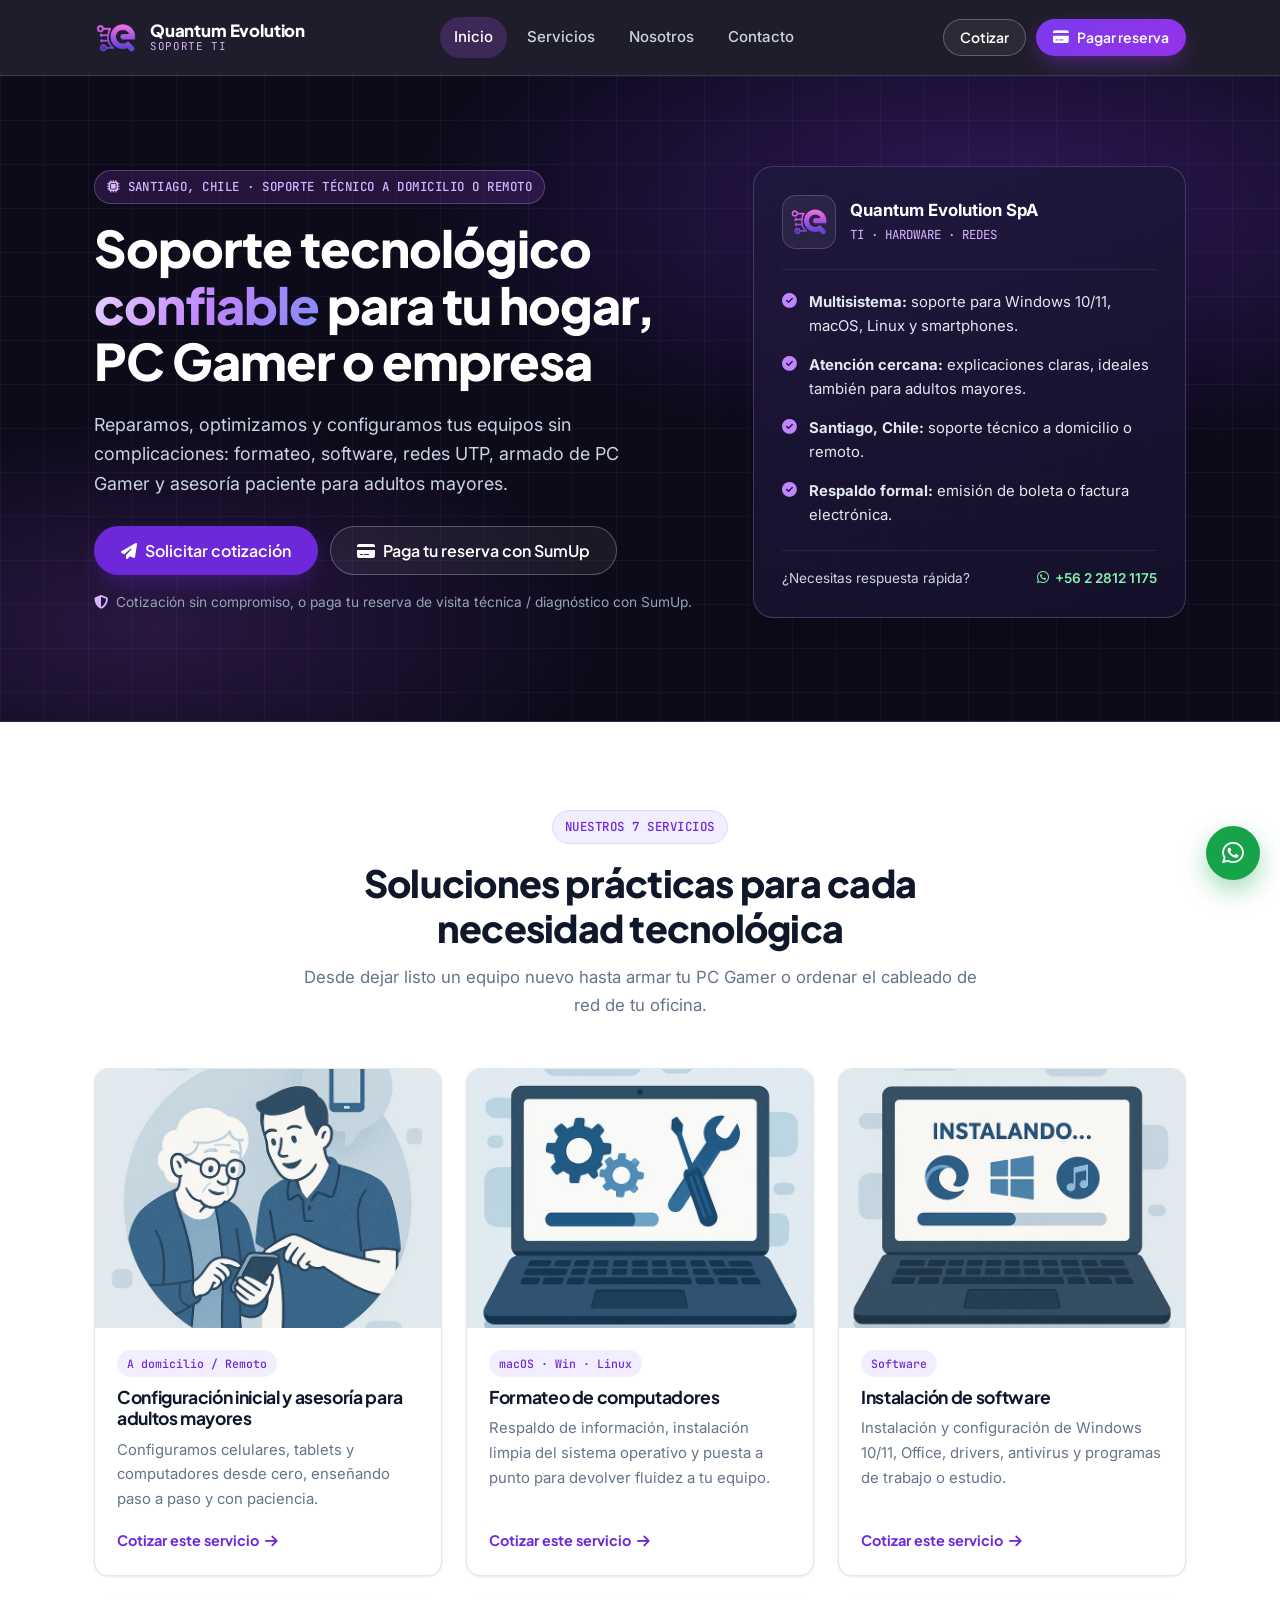
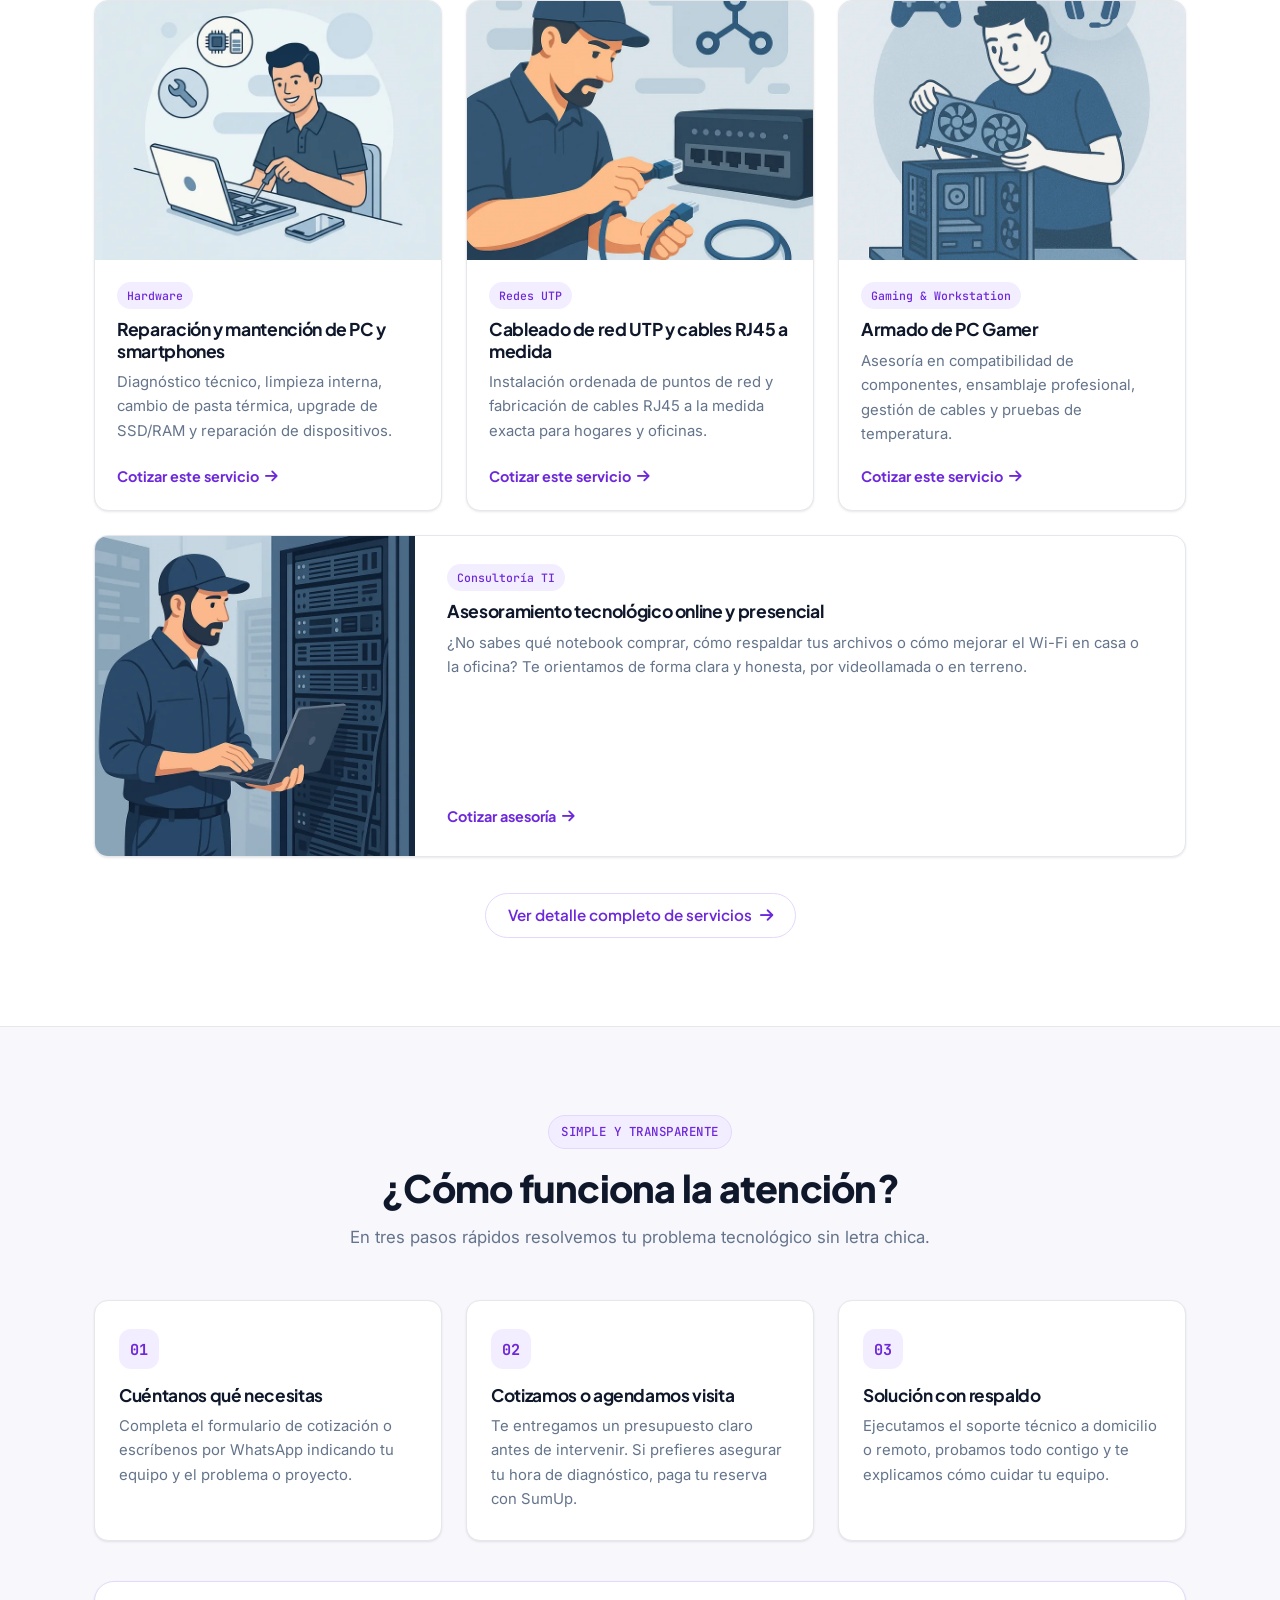
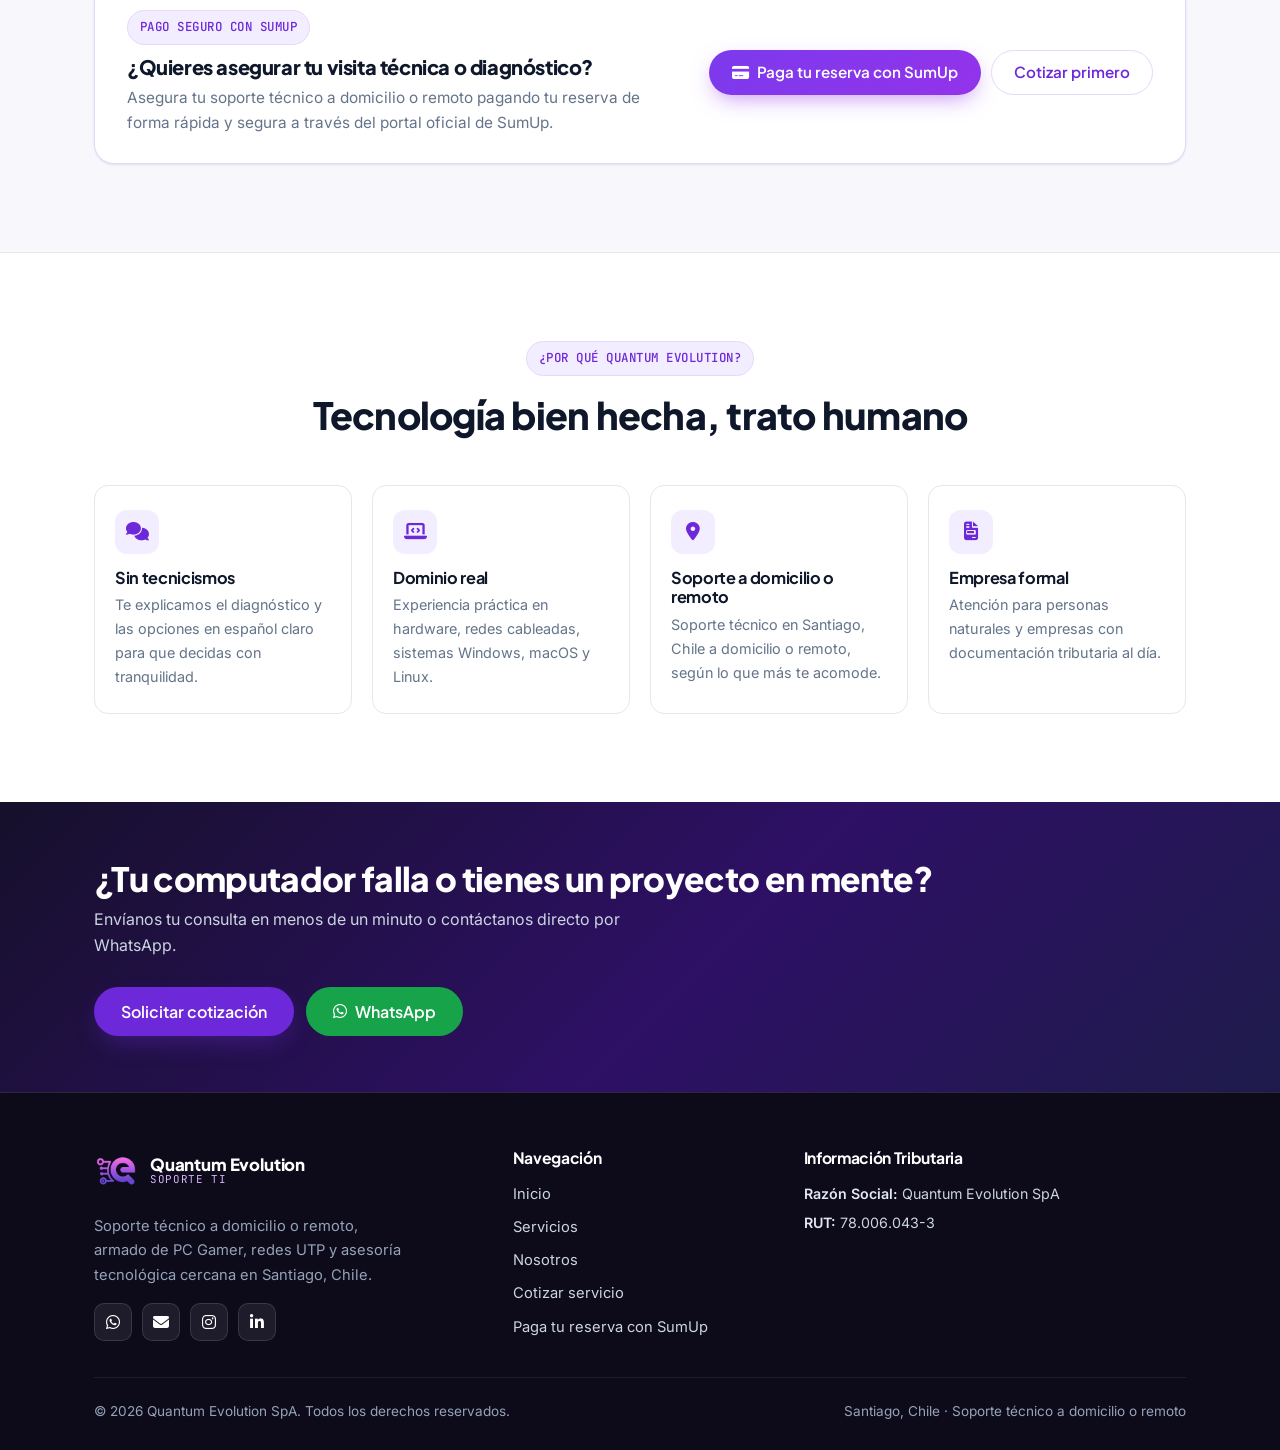
<file: index.html>
<!DOCTYPE html>
<html lang="es">
<head>
  <meta charset="UTF-8">
  <meta name="viewport" content="width=device-width, initial-scale=1.0">
  <title>Quantum Evolution SpA | Soporte Técnico, PC Gamer y Redes en Santiago</title>
  <meta name="description" content="Soporte técnico a domicilio o remoto en Santiago, Chile: reparación de computadores y smartphones, formateo, armado de PC Gamer, cableado UTP y asesoría para adultos mayores.">
  <link rel="canonical" href="https://quantumevo.net/">
  <meta property="og:type" content="website">
  <meta property="og:site_name" content="Quantum Evolution SpA">
  <meta property="og:title" content="Quantum Evolution SpA | Soporte Técnico, PC Gamer y Redes">
  <meta property="og:description" content="Reparación, formateo, instalación de software, armado de PC Gamer, cableado de red UTP y soporte técnico a domicilio o remoto en Santiago, Chile.">
  <meta property="og:url" content="https://quantumevo.net/">
  <meta property="og:image" content="https://quantumevo.net/assets/img/logo.png">
  <link rel="icon" href="assets/img/logo.png" type="image/png">
  <link rel="preconnect" href="https://fonts.googleapis.com">
  <link rel="preconnect" href="https://fonts.gstatic.com" crossorigin>
  <link rel="stylesheet" href="https://fonts.googleapis.com/css2?family=Inter:wght@400;500;600&family=JetBrains+Mono:wght@500;700&family=Plus+Jakarta+Sans:wght@600;700;800&display=swap">
  <link rel="stylesheet" href="https://cdnjs.cloudflare.com/ajax/libs/font-awesome/6.5.0/css/all.min.css">
  <link rel="stylesheet" href="styles.css">
</head>
<body>
  <a class="skip-link" href="#contenido">Saltar al contenido principal</a>

  <header class="site-header">
    <div class="container header-inner">
      <a href="index.html" class="brand-link" aria-label="Quantum Evolution SpA - Inicio">
        <img src="assets/img/logo.png" alt="Logo Quantum Evolution SpA" class="brand-logo" width="44" height="44">
        <span class="brand-text">
          <span class="brand-name">Quantum Evolution</span>
          <span class="brand-sub">Soporte TI</span>
        </span>
      </a>

      <nav class="main-nav" id="main-nav" aria-label="Navegación principal">
        <ul>
          <li><a href="index.html" class="active" aria-current="page">Inicio</a></li>
          <li><a href="servicios.html">Servicios</a></li>
          <li><a href="nosotros.html">Nosotros</a></li>
          <li><a href="contacto.html">Contacto</a></li>
        </ul>
        <div class="nav-mobile-actions">
          <a href="contacto.html#cotizar" class="btn btn--outline-dark">
            <i class="fas fa-file-signature" aria-hidden="true"></i> Solicitar cotización
          </a>
          <a href="https://pay.sumup.com/b2c/QP0XE4X3" class="btn btn--sumup" target="_blank" rel="noopener noreferrer">
            <i class="fas fa-credit-card" aria-hidden="true"></i> Paga tu reserva con SumUp
          </a>
        </div>
      </nav>

      <div class="header-actions">
        <a href="contacto.html#cotizar" class="btn btn--outline-dark btn--sm btn--cotizar-desktop">Cotizar</a>
        <a href="https://pay.sumup.com/b2c/QP0XE4X3" class="btn btn--sumup btn--sm" target="_blank" rel="noopener noreferrer" title="Paga tu reserva de visita técnica o diagnóstico con SumUp">
          <i class="fas fa-credit-card" aria-hidden="true"></i> Pagar reserva
        </a>
        <button class="menu-toggle" type="button" aria-label="Abrir menú" aria-expanded="false" aria-controls="main-nav">
          <i class="fas fa-bars" aria-hidden="true"></i>
        </button>
      </div>
    </div>
  </header>

  <main id="contenido">
    <!-- Hero Híbrido Oscuro Tech -->
    <section class="hero">
      <div class="container hero-grid">
        <div>
          <span class="eyebrow eyebrow--dark">
            <i class="fas fa-microchip" aria-hidden="true"></i> Santiago, Chile · Soporte técnico a domicilio o remoto
          </span>
          <h1>Soporte tecnológico <span class="text-gradient">confiable</span> para tu hogar, PC Gamer o empresa</h1>
          <p class="hero-lead">
            Reparamos, optimizamos y configuramos tus equipos sin complicaciones: formateo, software, redes UTP, armado de PC Gamer y asesoría paciente para adultos mayores.
          </p>
          <div class="hero-cta-group">
            <a href="contacto.html#cotizar" class="btn btn--primary btn--lg">
              <i class="fas fa-paper-plane" aria-hidden="true"></i> Solicitar cotización
            </a>
            <a href="https://pay.sumup.com/b2c/QP0XE4X3" class="btn btn--outline-dark btn--lg" target="_blank" rel="noopener noreferrer">
              <i class="fas fa-credit-card" aria-hidden="true"></i> Paga tu reserva con SumUp
            </a>
          </div>
          <p class="hero-note">
            <i class="fas fa-shield-halved" aria-hidden="true"></i>
            <span>Cotización sin compromiso, o paga tu reserva de visita técnica / diagnóstico con SumUp.</span>
          </p>
        </div>

        <aside class="hero-panel" aria-label="Resumen de cobertura y atención">
          <div class="hero-panel-header">
            <img src="assets/img/logo.png" alt="" class="hero-panel-logo" width="54" height="54">
            <div>
              <div class="hero-panel-title">Quantum Evolution SpA</div>
              <div class="hero-panel-sub">TI · HARDWARE · REDES</div>
            </div>
          </div>
          <ul class="hero-checklist">
            <li>
              <i class="fas fa-check-circle" aria-hidden="true"></i>
              <span><strong>Multisistema:</strong> soporte para Windows 10/11, macOS, Linux y smartphones.</span>
            </li>
            <li>
              <i class="fas fa-check-circle" aria-hidden="true"></i>
              <span><strong>Atención cercana:</strong> explicaciones claras, ideales también para adultos mayores.</span>
            </li>
            <li>
              <i class="fas fa-check-circle" aria-hidden="true"></i>
              <span><strong>Santiago, Chile:</strong> soporte técnico a domicilio o remoto.</span>
            </li>
            <li>
              <i class="fas fa-check-circle" aria-hidden="true"></i>
              <span><strong>Respaldo formal:</strong> emisión de boleta o factura electrónica.</span>
            </li>
          </ul>
          <div class="hero-panel-footer">
            <span>¿Necesitas respuesta rápida?</span>
            <a href="https://wa.me/56228121175?text=Hola%20Quantum%20Evolution%2C%20necesito%20ayuda%20con%20un%20equipo." target="_blank" rel="noopener noreferrer">
              <i class="fab fa-whatsapp" aria-hidden="true"></i> +56 2 2812 1175
            </a>
          </div>
        </aside>
      </div>
    </section>

    <!-- Servicios Destacados -->
    <section class="section" id="servicios-resumen">
      <div class="container">
        <div class="section-header">
          <span class="eyebrow eyebrow--light">Nuestros 7 servicios</span>
          <h2>Soluciones prácticas para cada necesidad tecnológica</h2>
          <p>Desde dejar listo un equipo nuevo hasta armar tu PC Gamer o ordenar el cableado de red de tu oficina.</p>
        </div>

        <div class="services-grid">
          <article class="service-card">
            <div class="service-card-media">
              <img src="assets/img/servicio-adulto-mayor.webp" alt="Asesoría tecnológica para adultos mayores" width="720" height="720" loading="lazy">
            </div>
            <div class="service-card-body">
              <span class="service-tag">A domicilio / Remoto</span>
              <h3>Configuración inicial y asesoría para adultos mayores</h3>
              <p>Configuramos celulares, tablets y computadores desde cero, enseñando paso a paso y con paciencia.</p>
              <a href="contacto.html?servicio=Asesoria+adulto+mayor#cotizar" class="service-card-link">
                Cotizar este servicio <i class="fas fa-arrow-right" aria-hidden="true"></i>
              </a>
            </div>
          </article>

          <article class="service-card">
            <div class="service-card-media">
              <img src="assets/img/servicio-formateo.webp" alt="Formateo de computadores Windows, macOS y Linux" width="720" height="720" loading="lazy">
            </div>
            <div class="service-card-body">
              <span class="service-tag">macOS · Win · Linux</span>
              <h3>Formateo de computadores</h3>
              <p>Respaldo de información, instalación limpia del sistema operativo y puesta a punto para devolver fluidez a tu equipo.</p>
              <a href="contacto.html?servicio=Formateo+de+computadores#cotizar" class="service-card-link">
                Cotizar este servicio <i class="fas fa-arrow-right" aria-hidden="true"></i>
              </a>
            </div>
          </article>

          <article class="service-card">
            <div class="service-card-media">
              <img src="assets/img/servicio-software.webp" alt="Instalación de Windows, Office y software" width="720" height="720" loading="lazy">
            </div>
            <div class="service-card-body">
              <span class="service-tag">Software</span>
              <h3>Instalación de software</h3>
              <p>Instalación y configuración de Windows 10/11, Office, drivers, antivirus y programas de trabajo o estudio.</p>
              <a href="contacto.html?servicio=Instalacion+de+software#cotizar" class="service-card-link">
                Cotizar este servicio <i class="fas fa-arrow-right" aria-hidden="true"></i>
              </a>
            </div>
          </article>

          <article class="service-card">
            <div class="service-card-media">
              <img src="assets/img/servicio-reparacion.webp" alt="Reparación y mantención de computadores y smartphones" width="720" height="720" loading="lazy">
            </div>
            <div class="service-card-body">
              <span class="service-tag">Hardware</span>
              <h3>Reparación y mantención de PC y smartphones</h3>
              <p>Diagnóstico técnico, limpieza interna, cambio de pasta térmica, upgrade de SSD/RAM y reparación de dispositivos.</p>
              <a href="contacto.html?servicio=Reparacion+y+mantencion#cotizar" class="service-card-link">
                Cotizar este servicio <i class="fas fa-arrow-right" aria-hidden="true"></i>
              </a>
            </div>
          </article>

          <article class="service-card">
            <div class="service-card-media">
              <img src="assets/img/servicio-redes.webp" alt="Cableado de red UTP y cables RJ45 a medida" width="720" height="720" loading="lazy">
            </div>
            <div class="service-card-body">
              <span class="service-tag">Redes UTP</span>
              <h3>Cableado de red UTP y cables RJ45 a medida</h3>
              <p>Instalación ordenada de puntos de red y fabricación de cables RJ45 a la medida exacta para hogares y oficinas.</p>
              <a href="contacto.html?servicio=Cableado+de+red+UTP#cotizar" class="service-card-link">
                Cotizar este servicio <i class="fas fa-arrow-right" aria-hidden="true"></i>
              </a>
            </div>
          </article>

          <article class="service-card">
            <div class="service-card-media">
              <img src="assets/img/servicio-pc-gamer.webp" alt="Armado personalizado de PC Gamer" width="720" height="720" loading="lazy">
            </div>
            <div class="service-card-body">
              <span class="service-tag">Gaming &amp; Workstation</span>
              <h3>Armado de PC Gamer</h3>
              <p>Asesoría en compatibilidad de componentes, ensamblaje profesional, gestión de cables y pruebas de temperatura.</p>
              <a href="contacto.html?servicio=Armado+de+PC+Gamer#cotizar" class="service-card-link">
                Cotizar este servicio <i class="fas fa-arrow-right" aria-hidden="true"></i>
              </a>
            </div>
          </article>

          <article class="service-card service-card--wide">
            <div class="service-card-media">
              <img src="assets/img/servicio-asesoria.webp" alt="Asesoramiento tecnológico online y presencial" width="720" height="720" loading="lazy">
            </div>
            <div class="service-card-body">
              <span class="service-tag">Consultoría TI</span>
              <h3>Asesoramiento tecnológico online y presencial</h3>
              <p>¿No sabes qué notebook comprar, cómo respaldar tus archivos o cómo mejorar el Wi-Fi en casa o la oficina? Te orientamos de forma clara y honesta, por videollamada o en terreno.</p>
              <a href="contacto.html?servicio=Asesoramiento+online+y+presencial#cotizar" class="service-card-link">
                Cotizar asesoría <i class="fas fa-arrow-right" aria-hidden="true"></i>
              </a>
            </div>
          </article>
        </div>

        <div class="services-footer-cta">
          <a href="servicios.html" class="btn btn--outline-light">
            Ver detalle completo de servicios <i class="fas fa-arrow-right" aria-hidden="true"></i>
          </a>
        </div>
      </div>
    </section>

    <!-- Cómo trabajamos + Reserva SumUp clara -->
    <section class="section section--subtle">
      <div class="container">
        <div class="section-header">
          <span class="eyebrow eyebrow--light">Simple y transparente</span>
          <h2>¿Cómo funciona la atención?</h2>
          <p>En tres pasos rápidos resolvemos tu problema tecnológico sin letra chica.</p>
        </div>

        <div class="steps-grid">
          <div class="step-card">
            <span class="step-num">01</span>
            <h3>Cuéntanos qué necesitas</h3>
            <p>Completa el formulario de cotización o escríbenos por WhatsApp indicando tu equipo y el problema o proyecto.</p>
          </div>
          <div class="step-card">
            <span class="step-num">02</span>
            <h3>Cotizamos o agendamos visita</h3>
            <p>Te entregamos un presupuesto claro antes de intervenir. Si prefieres asegurar tu hora de diagnóstico, paga tu reserva con SumUp.</p>
          </div>
          <div class="step-card">
            <span class="step-num">03</span>
            <h3>Solución con respaldo</h3>
            <p>Ejecutamos el soporte técnico a domicilio o remoto, probamos todo contigo y te explicamos cómo cuidar tu equipo.</p>
          </div>
        </div>

        <div class="sumup-banner">
          <div class="sumup-banner-info">
            <span class="eyebrow eyebrow--light" style="margin-bottom: 10px;">Pago seguro con SumUp</span>
            <h3>¿Quieres asegurar tu visita técnica o diagnóstico?</h3>
            <p>Asegura tu soporte técnico a domicilio o remoto pagando tu reserva de forma rápida y segura a través del portal oficial de SumUp.</p>
          </div>
          <div class="sumup-banner-actions">
            <a href="https://pay.sumup.com/b2c/QP0XE4X3" class="btn btn--sumup" target="_blank" rel="noopener noreferrer">
              <i class="fas fa-credit-card" aria-hidden="true"></i> Paga tu reserva con SumUp
            </a>
            <a href="contacto.html#cotizar" class="btn btn--outline-light">Cotizar primero</a>
          </div>
        </div>
      </div>
    </section>

    <!-- Por qué elegirnos -->
    <section class="section">
      <div class="container">
        <div class="section-header">
          <span class="eyebrow eyebrow--light">¿Por qué Quantum Evolution?</span>
          <h2>Tecnología bien hecha, trato humano</h2>
        </div>
        <div class="pillars-grid">
          <div class="pillar-card">
            <div class="pillar-icon"><i class="fas fa-comments" aria-hidden="true"></i></div>
            <h3>Sin tecnicismos</h3>
            <p>Te explicamos el diagnóstico y las opciones en español claro para que decidas con tranquilidad.</p>
          </div>
          <div class="pillar-card">
            <div class="pillar-icon"><i class="fas fa-laptop-code" aria-hidden="true"></i></div>
            <h3>Dominio real</h3>
            <p>Experiencia práctica en hardware, redes cableadas, sistemas Windows, macOS y Linux.</p>
          </div>
          <div class="pillar-card">
            <div class="pillar-icon"><i class="fas fa-location-dot" aria-hidden="true"></i></div>
            <h3>Soporte a domicilio o remoto</h3>
            <p>Soporte técnico en Santiago, Chile a domicilio o remoto, según lo que más te acomode.</p>
          </div>
          <div class="pillar-card">
            <div class="pillar-icon"><i class="fas fa-file-invoice" aria-hidden="true"></i></div>
            <h3>Empresa formal</h3>
            <p>Atención para personas naturales y empresas con documentación tributaria al día.</p>
          </div>
        </div>
      </div>
    </section>

    <!-- CTA Band -->
    <section class="cta-band">
      <div class="container cta-band-inner">
        <div>
          <h2>¿Tu computador falla o tienes un proyecto en mente?</h2>
          <p>Envíanos tu consulta en menos de un minuto o contáctanos directo por WhatsApp.</p>
        </div>
        <div class="cta-band-actions">
          <a href="contacto.html#cotizar" class="btn btn--primary btn--lg">Solicitar cotización</a>
          <a href="https://wa.me/56228121175?text=Hola%20Quantum%20Evolution%2C%20quisiera%20cotizar%20un%20servicio." class="btn btn--whatsapp btn--lg" target="_blank" rel="noopener noreferrer">
            <i class="fab fa-whatsapp" aria-hidden="true"></i> WhatsApp
          </a>
        </div>
      </div>
    </section>
  </main>

  <footer class="site-footer">
    <div class="container">
      <div class="footer-grid">
        <div class="footer-brand">
          <a href="index.html" class="brand-link">
            <img src="assets/img/logo.png" alt="Logo Quantum Evolution SpA" class="brand-logo" width="44" height="44">
            <span class="brand-text">
              <span class="brand-name">Quantum Evolution</span>
              <span class="brand-sub">Soporte TI</span>
            </span>
          </a>
          <p>Soporte técnico a domicilio o remoto, armado de PC Gamer, redes UTP y asesoría tecnológica cercana en Santiago, Chile.</p>
          <div class="social-icons">
            <a href="https://wa.me/56228121175" target="_blank" rel="noopener noreferrer" aria-label="WhatsApp"><i class="fab fa-whatsapp" aria-hidden="true"></i></a>
            <a href="mailto:info@quantumevo.net" aria-label="Correo electrónico"><i class="fas fa-envelope" aria-hidden="true"></i></a>
            <a href="https://www.instagram.com/quantum.evo" target="_blank" rel="noopener noreferrer" aria-label="Instagram"><i class="fab fa-instagram" aria-hidden="true"></i></a>
            <a href="https://www.linkedin.com/company/quantum-evolution-spa" target="_blank" rel="noopener noreferrer" aria-label="LinkedIn"><i class="fab fa-linkedin-in" aria-hidden="true"></i></a>
          </div>
        </div>

        <div class="footer-col">
          <h4>Navegación</h4>
          <ul class="footer-links">
            <li><a href="index.html">Inicio</a></li>
            <li><a href="servicios.html">Servicios</a></li>
            <li><a href="nosotros.html">Nosotros</a></li>
            <li><a href="contacto.html#cotizar">Cotizar servicio</a></li>
            <li><a href="https://pay.sumup.com/b2c/QP0XE4X3" target="_blank" rel="noopener noreferrer">Paga tu reserva con SumUp</a></li>
          </ul>
        </div>

        <div class="footer-col">
          <h4>Información Tributaria</h4>
          <ul class="tax-list">
            <li><strong>Razón Social:</strong> Quantum Evolution SpA</li>
            <li><strong>RUT:</strong> 78.006.043-3</li>
          </ul>
        </div>
      </div>

      <div class="footer-bottom">
        <span>&copy; 2026 Quantum Evolution SpA. Todos los derechos reservados.</span>
        <span>Santiago, Chile · Soporte técnico a domicilio o remoto</span>
      </div>
    </div>
  </footer>

  <a href="https://wa.me/56228121175?text=Hola%20Quantum%20Evolution%2C%20quisiera%20hacer%20una%20consulta." class="whatsapp-float" target="_blank" rel="noopener noreferrer" aria-label="Escribir por WhatsApp a Quantum Evolution SpA">
    <i class="fab fa-whatsapp" aria-hidden="true"></i>
  </a>

  <script src="script.js"></script>
</body>
</html>
</file>
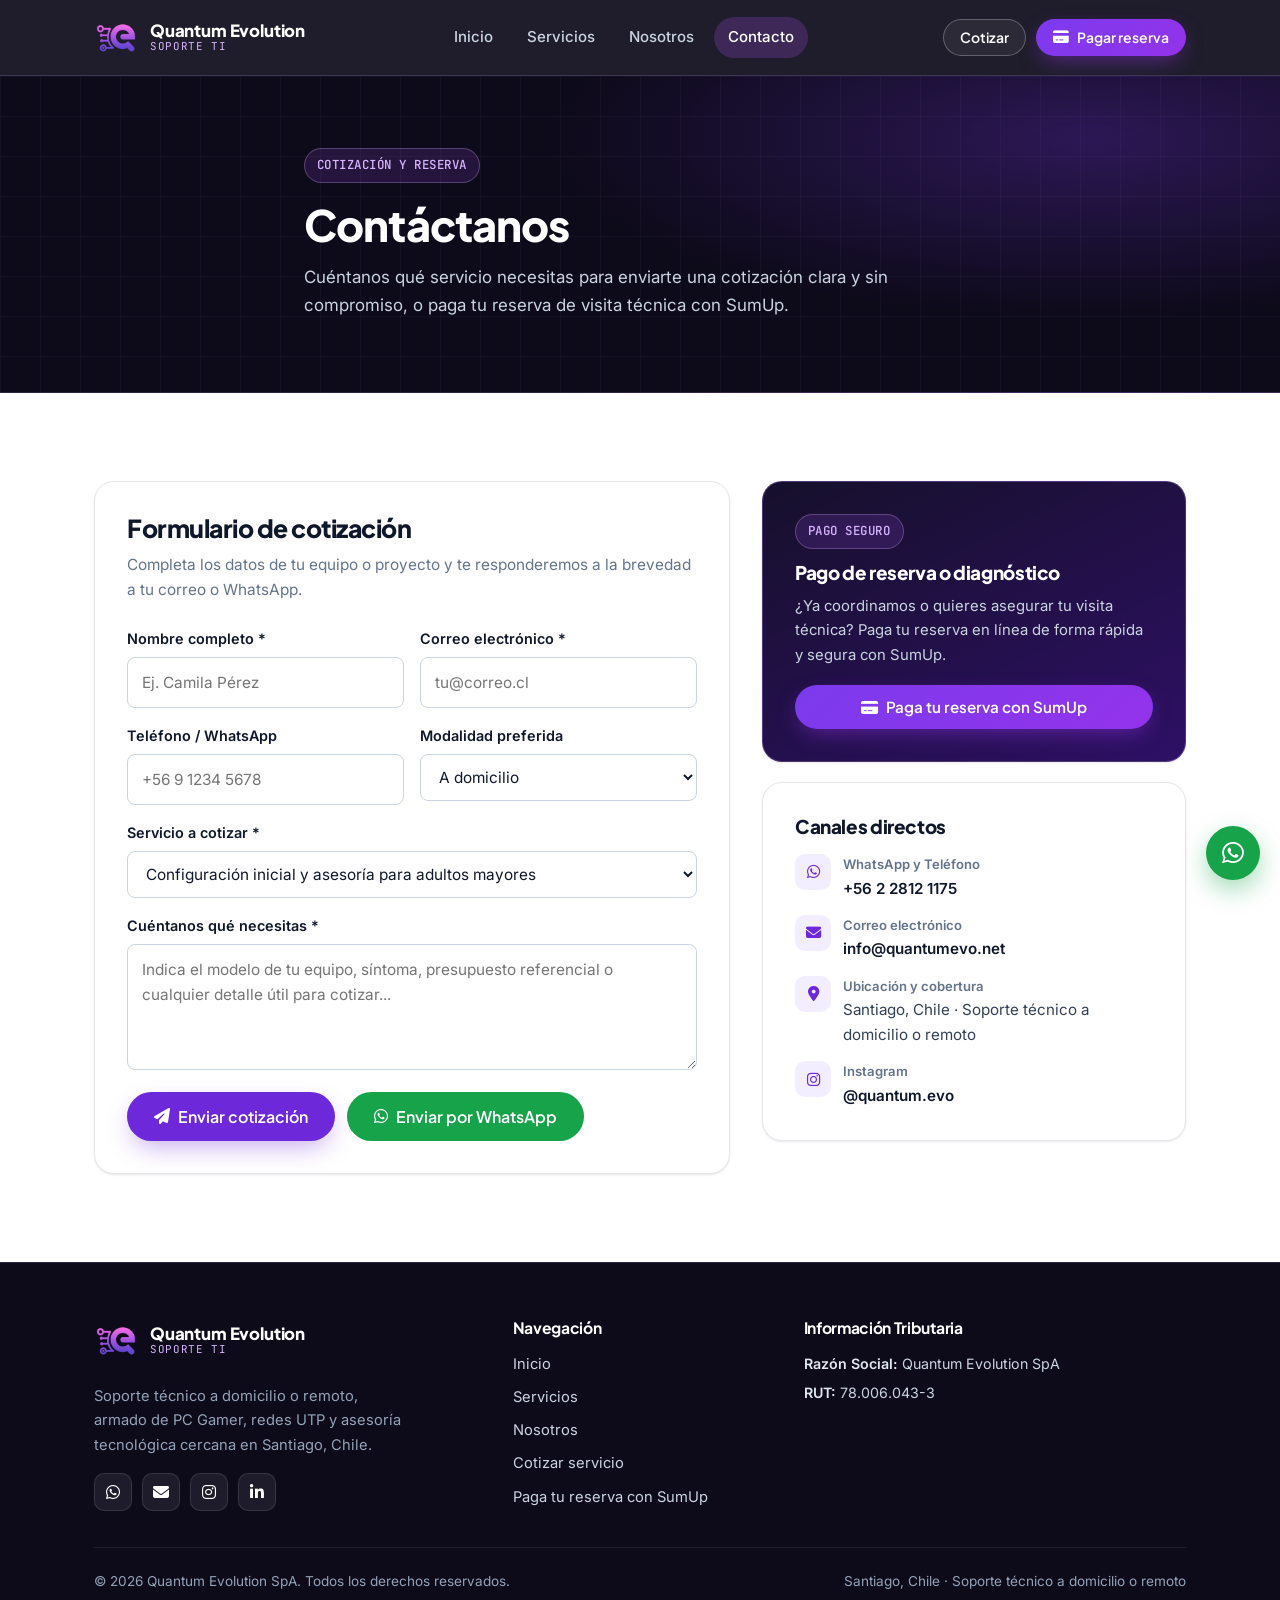
<file: contacto.html>
<!DOCTYPE html>
<html lang="es">
<head>
  <meta charset="UTF-8">
  <meta name="viewport" content="width=device-width, initial-scale=1.0">
  <title>Contacto y Cotización | Quantum Evolution SpA</title>
  <meta name="description" content="Solicita tu cotización gratuita de soporte técnico, PC Gamer, formateo o redes UTP con Quantum Evolution SpA, o paga tu reserva con SumUp.">
  <link rel="canonical" href="https://quantumevo.net/contacto.html">
  <meta property="og:type" content="website">
  <meta property="og:site_name" content="Quantum Evolution SpA">
  <meta property="og:title" content="Solicita tu Cotización | Quantum Evolution SpA">
  <meta property="og:description" content="Cotiza tu servicio tecnológico en minutos, escríbenos por WhatsApp o paga tu reserva con SumUp.">
  <meta property="og:url" content="https://quantumevo.net/contacto.html">
  <meta property="og:image" content="https://quantumevo.net/assets/img/logo.png">
  <link rel="icon" href="assets/img/logo.png" type="image/png">
  <link rel="preconnect" href="https://fonts.googleapis.com">
  <link rel="preconnect" href="https://fonts.gstatic.com" crossorigin>
  <link rel="stylesheet" href="https://fonts.googleapis.com/css2?family=Inter:wght@400;500;600&family=JetBrains+Mono:wght@500;700&family=Plus+Jakarta+Sans:wght@600;700;800&display=swap">
  <link rel="stylesheet" href="https://cdnjs.cloudflare.com/ajax/libs/font-awesome/6.5.0/css/all.min.css">
  <link rel="stylesheet" href="styles.css">
</head>
<body>
  <a class="skip-link" href="#contenido">Saltar al contenido principal</a>

  <header class="site-header">
    <div class="container header-inner">
      <a href="index.html" class="brand-link" aria-label="Quantum Evolution SpA - Inicio">
        <img src="assets/img/logo.png" alt="Logo Quantum Evolution SpA" class="brand-logo" width="44" height="44">
        <span class="brand-text">
          <span class="brand-name">Quantum Evolution</span>
          <span class="brand-sub">Soporte TI</span>
        </span>
      </a>

      <nav class="main-nav" id="main-nav" aria-label="Navegación principal">
        <ul>
          <li><a href="index.html">Inicio</a></li>
          <li><a href="servicios.html">Servicios</a></li>
          <li><a href="nosotros.html">Nosotros</a></li>
          <li><a href="contacto.html" class="active" aria-current="page">Contacto</a></li>
        </ul>
        <div class="nav-mobile-actions">
          <a href="contacto.html#cotizar" class="btn btn--outline-dark">
            <i class="fas fa-file-signature" aria-hidden="true"></i> Solicitar cotización
          </a>
          <a href="https://pay.sumup.com/b2c/QP0XE4X3" class="btn btn--sumup" target="_blank" rel="noopener noreferrer">
            <i class="fas fa-credit-card" aria-hidden="true"></i> Paga tu reserva con SumUp
          </a>
        </div>
      </nav>

      <div class="header-actions">
        <a href="contacto.html#cotizar" class="btn btn--outline-dark btn--sm btn--cotizar-desktop">Cotizar</a>
        <a href="https://pay.sumup.com/b2c/QP0XE4X3" class="btn btn--sumup btn--sm" target="_blank" rel="noopener noreferrer" title="Paga tu reserva de visita técnica o diagnóstico con SumUp">
          <i class="fas fa-credit-card" aria-hidden="true"></i> Pagar reserva
        </a>
        <button class="menu-toggle" type="button" aria-label="Abrir menú" aria-expanded="false" aria-controls="main-nav">
          <i class="fas fa-bars" aria-hidden="true"></i>
        </button>
      </div>
    </div>
  </header>

  <main id="contenido">
    <section class="page-hero">
      <div class="container page-hero-inner">
        <span class="eyebrow eyebrow--dark">Cotización y Reserva</span>
        <h1>Contáctanos</h1>
        <p>Cuéntanos qué servicio necesitas para enviarte una cotización clara y sin compromiso, o paga tu reserva de visita técnica con SumUp.</p>
      </div>
    </section>

    <section class="section" id="cotizar">
      <div class="container contact-layout">
        <!-- Formulario de Cotización -->
        <div class="quote-card">
          <h2>Formulario de cotización</h2>
          <p class="quote-card-intro">Completa los datos de tu equipo o proyecto y te responderemos a la brevedad a tu correo o WhatsApp.</p>

          <form id="quote-form" method="post" novalidate>
            <input type="checkbox" name="botcheck" class="honeypot" tabindex="-1" autocomplete="off" aria-hidden="true">

            <div class="form-grid">
              <div class="form-field">
                <label for="nombre">Nombre completo *</label>
                <input type="text" id="nombre" name="nombre" placeholder="Ej. Camila Pérez" required autocomplete="name">
              </div>

              <div class="form-field">
                <label for="email">Correo electrónico *</label>
                <input type="email" id="email" name="email" placeholder="tu@correo.cl" required autocomplete="email">
              </div>

              <div class="form-field">
                <label for="telefono">Teléfono / WhatsApp</label>
                <input type="tel" id="telefono" name="telefono" placeholder="+56 9 1234 5678" autocomplete="tel">
              </div>

              <div class="form-field">
                <label for="modalidad">Modalidad preferida</label>
                <select id="modalidad" name="modalidad">
                  <option value="A domicilio">A domicilio</option>
                  <option value="Remoto">Remoto</option>
                  <option value="Por definir">Aún no lo defino</option>
                </select>
              </div>

              <div class="form-field form-field--full">
                <label for="servicio">Servicio a cotizar *</label>
                <select id="servicio" name="servicio" required>
                  <option value="Asesoria adulto mayor">Configuración inicial y asesoría para adultos mayores</option>
                  <option value="Formateo de computadores">Formateo de computadores (macOS / Windows / Linux)</option>
                  <option value="Instalacion de software">Instalación de software (Windows 10/11, Office, etc.)</option>
                  <option value="Reparacion y mantencion">Reparación y/o mantención de computadores y smartphones</option>
                  <option value="Cableado de red UTP">Cableado de red UTP y venta de cables RJ45 a medida</option>
                  <option value="Armado de PC Gamer">Armado de PC Gamer</option>
                  <option value="Asesoramiento online y presencial">Asesoramiento online y presencial</option>
                  <option value="Otro / Consulta general">Otro / Consulta general</option>
                </select>
              </div>

              <div class="form-field form-field--full">
                <label for="mensaje">Cuéntanos qué necesitas *</label>
                <textarea id="mensaje" name="mensaje" placeholder="Indica el modelo de tu equipo, síntoma, presupuesto referencial o cualquier detalle útil para cotizar..." required></textarea>
              </div>
            </div>

            <div class="form-actions">
              <button type="submit" class="btn btn--primary btn--lg">
                <i class="fas fa-paper-plane" aria-hidden="true"></i> Enviar cotización
              </button>
              <button type="button" id="btn-quote-whatsapp" class="btn btn--whatsapp btn--lg">
                <i class="fab fa-whatsapp" aria-hidden="true"></i> Enviar por WhatsApp
              </button>
            </div>

            <div id="form-status" class="form-status" role="status" aria-live="polite"></div>
          </form>
        </div>

        <!-- Canales Directos + Reserva SumUp -->
        <aside class="info-stack" aria-label="Canales de contacto y reserva">
          <div class="info-card sumup-card">
            <span class="eyebrow eyebrow--dark" style="margin-bottom: 12px;">Pago seguro</span>
            <h3>Pago de reserva o diagnóstico</h3>
            <p>¿Ya coordinamos o quieres asegurar tu visita técnica? Paga tu reserva en línea de forma rápida y segura con SumUp.</p>
            <a href="https://pay.sumup.com/b2c/QP0XE4X3" class="btn btn--sumup" target="_blank" rel="noopener noreferrer" style="width: 100%;">
              <i class="fas fa-credit-card" aria-hidden="true"></i> Paga tu reserva con SumUp
            </a>
          </div>

          <div class="info-card">
            <h3>Canales directos</h3>
            <ul class="contact-list">
              <li>
                <span class="contact-list-icon"><i class="fab fa-whatsapp" aria-hidden="true"></i></span>
                <div>
                  <strong>WhatsApp y Teléfono</strong>
                  <a href="https://wa.me/56228121175" target="_blank" rel="noopener noreferrer">+56 2 2812 1175</a>
                </div>
              </li>
              <li>
                <span class="contact-list-icon"><i class="fas fa-envelope" aria-hidden="true"></i></span>
                <div>
                  <strong>Correo electrónico</strong>
                  <a href="mailto:info@quantumevo.net">info@quantumevo.net</a>
                </div>
              </li>
              <li>
                <span class="contact-list-icon"><i class="fas fa-location-dot" aria-hidden="true"></i></span>
                <div>
                  <strong>Ubicación y cobertura</strong>
                  <span>Santiago, Chile · Soporte técnico a domicilio o remoto</span>
                </div>
              </li>
              <li>
                <span class="contact-list-icon"><i class="fab fa-instagram" aria-hidden="true"></i></span>
                <div>
                  <strong>Instagram</strong>
                  <a href="https://www.instagram.com/quantum.evo" target="_blank" rel="noopener noreferrer">@quantum.evo</a>
                </div>
              </li>
            </ul>
          </div>
        </aside>
      </div>
    </section>
  </main>

  <footer class="site-footer">
    <div class="container">
      <div class="footer-grid">
        <div class="footer-brand">
          <a href="index.html" class="brand-link">
            <img src="assets/img/logo.png" alt="Logo Quantum Evolution SpA" class="brand-logo" width="44" height="44">
            <span class="brand-text">
              <span class="brand-name">Quantum Evolution</span>
              <span class="brand-sub">Soporte TI</span>
            </span>
          </a>
          <p>Soporte técnico a domicilio o remoto, armado de PC Gamer, redes UTP y asesoría tecnológica cercana en Santiago, Chile.</p>
          <div class="social-icons">
            <a href="https://wa.me/56228121175" target="_blank" rel="noopener noreferrer" aria-label="WhatsApp"><i class="fab fa-whatsapp" aria-hidden="true"></i></a>
            <a href="mailto:info@quantumevo.net" aria-label="Correo electrónico"><i class="fas fa-envelope" aria-hidden="true"></i></a>
            <a href="https://www.instagram.com/quantum.evo" target="_blank" rel="noopener noreferrer" aria-label="Instagram"><i class="fab fa-instagram" aria-hidden="true"></i></a>
            <a href="https://www.linkedin.com/company/quantum-evolution-spa" target="_blank" rel="noopener noreferrer" aria-label="LinkedIn"><i class="fab fa-linkedin-in" aria-hidden="true"></i></a>
          </div>
        </div>

        <div class="footer-col">
          <h4>Navegación</h4>
          <ul class="footer-links">
            <li><a href="index.html">Inicio</a></li>
            <li><a href="servicios.html">Servicios</a></li>
            <li><a href="nosotros.html">Nosotros</a></li>
            <li><a href="contacto.html#cotizar">Cotizar servicio</a></li>
            <li><a href="https://pay.sumup.com/b2c/QP0XE4X3" target="_blank" rel="noopener noreferrer">Paga tu reserva con SumUp</a></li>
          </ul>
        </div>

        <div class="footer-col">
          <h4>Información Tributaria</h4>
          <ul class="tax-list">
            <li><strong>Razón Social:</strong> Quantum Evolution SpA</li>
            <li><strong>RUT:</strong> 78.006.043-3</li>
          </ul>
        </div>
      </div>

      <div class="footer-bottom">
        <span>&copy; 2026 Quantum Evolution SpA. Todos los derechos reservados.</span>
        <span>Santiago, Chile · Soporte técnico a domicilio o remoto</span>
      </div>
    </div>
  </footer>

  <a href="https://wa.me/56228121175?text=Hola%20Quantum%20Evolution%2C%20quisiera%20solicitar%20una%20cotizaci%C3%B3n." class="whatsapp-float" target="_blank" rel="noopener noreferrer" aria-label="Escribir por WhatsApp a Quantum Evolution SpA">
    <i class="fab fa-whatsapp" aria-hidden="true"></i>
  </a>

  <script src="script.js"></script>
</body>
</html>
</file>
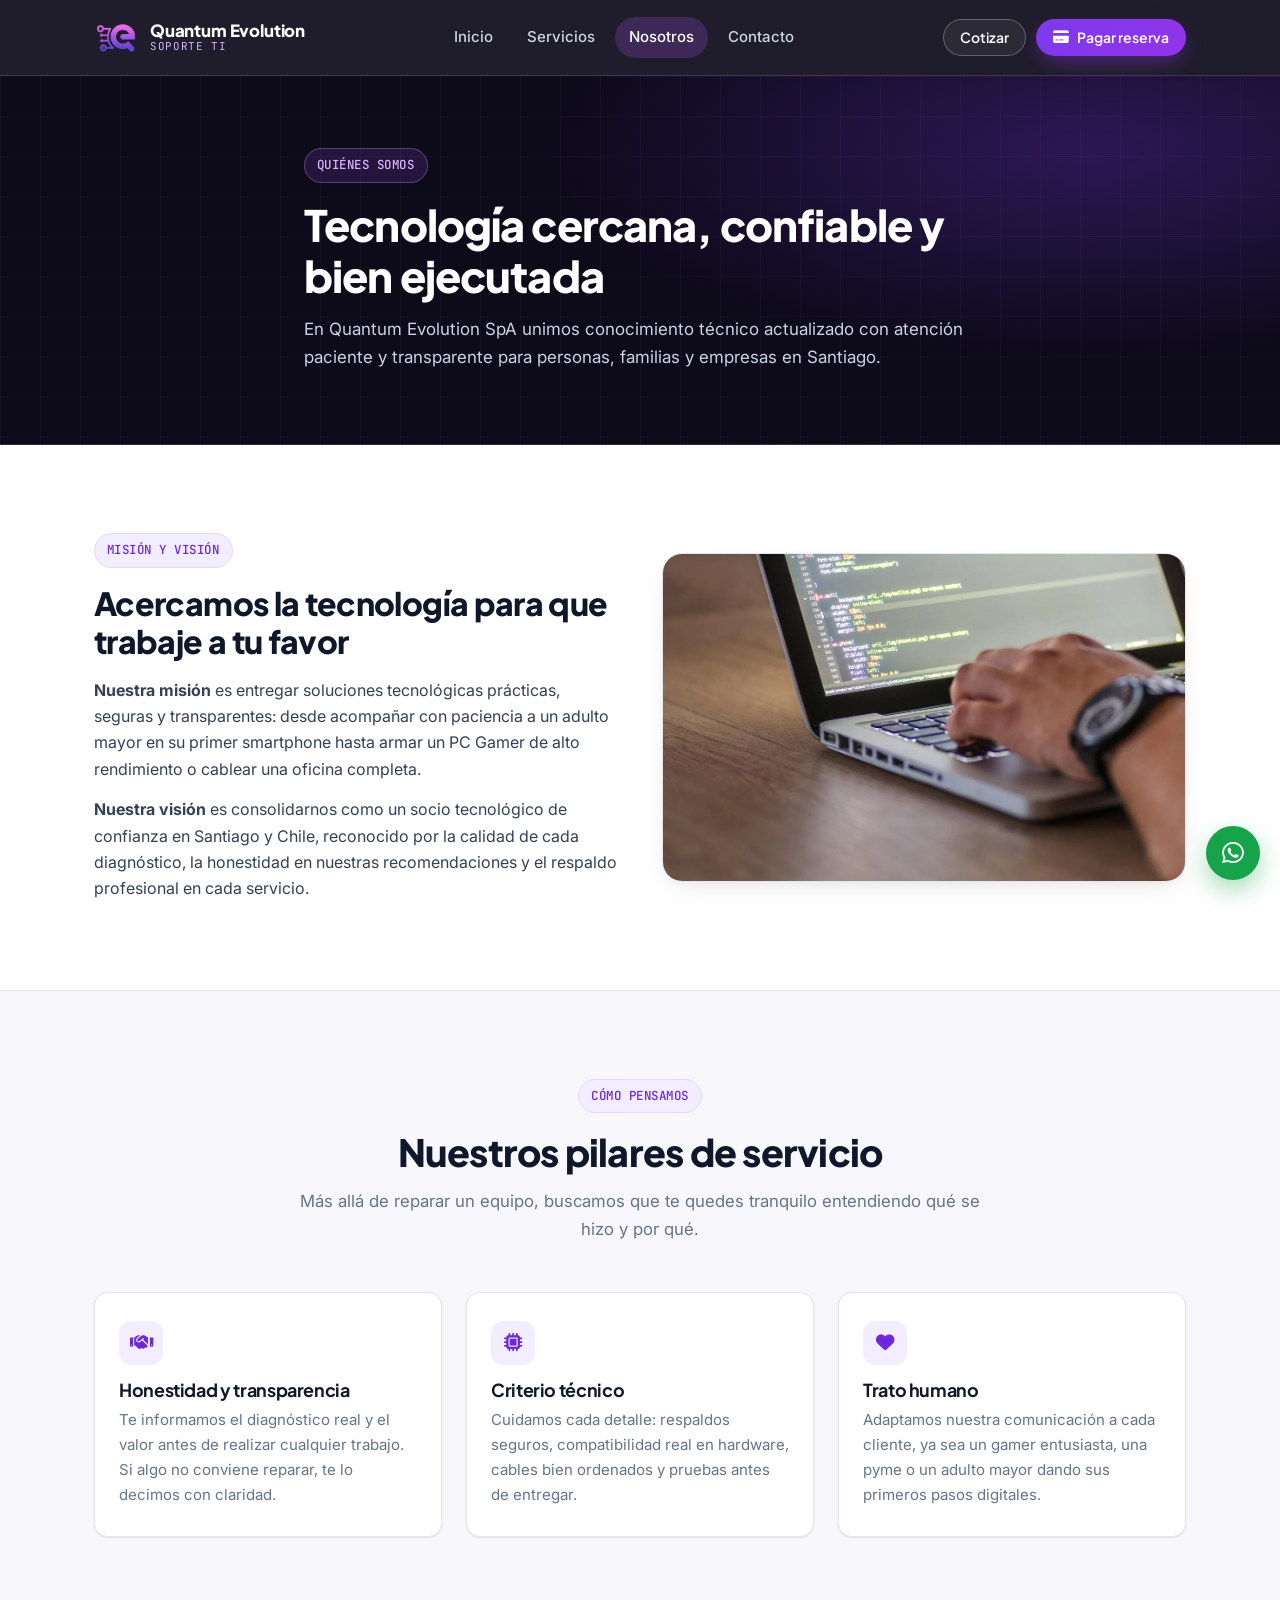
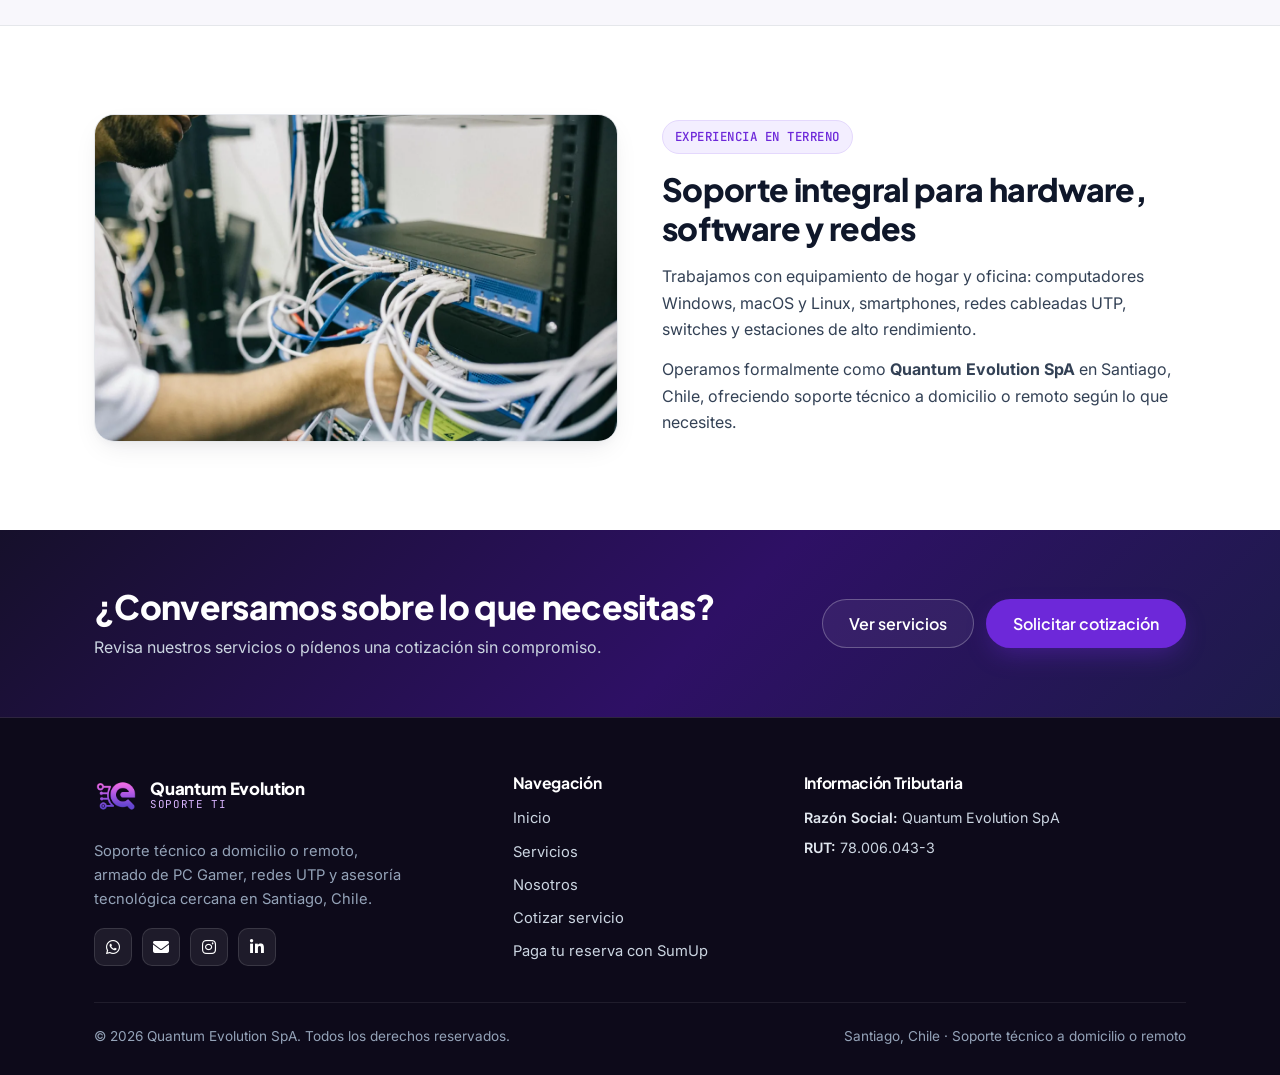
<file: nosotros.html>
<!DOCTYPE html>
<html lang="es">
<head>
  <meta charset="UTF-8">
  <meta name="viewport" content="width=device-width, initial-scale=1.0">
  <title>Nosotros | Quantum Evolution SpA</title>
  <meta name="description" content="Conoce a Quantum Evolution SpA: nuestra misión, valores y enfoque cercano en soporte técnico a domicilio o remoto, redes y soluciones tecnológicas en Santiago, Chile.">
  <link rel="canonical" href="https://quantumevo.net/nosotros.html">
  <meta property="og:type" content="website">
  <meta property="og:site_name" content="Quantum Evolution SpA">
  <meta property="og:title" content="Sobre Nosotros | Quantum Evolution SpA">
  <meta property="og:description" content="Combinamos precisión técnica con trato humano y cercano para resolver necesidades tecnológicas de personas, familias y empresas.">
  <meta property="og:url" content="https://quantumevo.net/nosotros.html">
  <meta property="og:image" content="https://quantumevo.net/assets/img/logo.png">
  <link rel="icon" href="assets/img/logo.png" type="image/png">
  <link rel="preconnect" href="https://fonts.googleapis.com">
  <link rel="preconnect" href="https://fonts.gstatic.com" crossorigin>
  <link rel="stylesheet" href="https://fonts.googleapis.com/css2?family=Inter:wght@400;500;600&family=JetBrains+Mono:wght@500;700&family=Plus+Jakarta+Sans:wght@600;700;800&display=swap">
  <link rel="stylesheet" href="https://cdnjs.cloudflare.com/ajax/libs/font-awesome/6.5.0/css/all.min.css">
  <link rel="stylesheet" href="styles.css">
</head>
<body>
  <a class="skip-link" href="#contenido">Saltar al contenido principal</a>

  <header class="site-header">
    <div class="container header-inner">
      <a href="index.html" class="brand-link" aria-label="Quantum Evolution SpA - Inicio">
        <img src="assets/img/logo.png" alt="Logo Quantum Evolution SpA" class="brand-logo" width="44" height="44">
        <span class="brand-text">
          <span class="brand-name">Quantum Evolution</span>
          <span class="brand-sub">Soporte TI</span>
        </span>
      </a>

      <nav class="main-nav" id="main-nav" aria-label="Navegación principal">
        <ul>
          <li><a href="index.html">Inicio</a></li>
          <li><a href="servicios.html">Servicios</a></li>
          <li><a href="nosotros.html" class="active" aria-current="page">Nosotros</a></li>
          <li><a href="contacto.html">Contacto</a></li>
        </ul>
        <div class="nav-mobile-actions">
          <a href="contacto.html#cotizar" class="btn btn--outline-dark">
            <i class="fas fa-file-signature" aria-hidden="true"></i> Solicitar cotización
          </a>
          <a href="https://pay.sumup.com/b2c/QP0XE4X3" class="btn btn--sumup" target="_blank" rel="noopener noreferrer">
            <i class="fas fa-credit-card" aria-hidden="true"></i> Paga tu reserva con SumUp
          </a>
        </div>
      </nav>

      <div class="header-actions">
        <a href="contacto.html#cotizar" class="btn btn--outline-dark btn--sm btn--cotizar-desktop">Cotizar</a>
        <a href="https://pay.sumup.com/b2c/QP0XE4X3" class="btn btn--sumup btn--sm" target="_blank" rel="noopener noreferrer" title="Paga tu reserva de visita técnica o diagnóstico con SumUp">
          <i class="fas fa-credit-card" aria-hidden="true"></i> Pagar reserva
        </a>
        <button class="menu-toggle" type="button" aria-label="Abrir menú" aria-expanded="false" aria-controls="main-nav">
          <i class="fas fa-bars" aria-hidden="true"></i>
        </button>
      </div>
    </div>
  </header>

  <main id="contenido">
    <section class="page-hero">
      <div class="container page-hero-inner">
        <span class="eyebrow eyebrow--dark">Quiénes somos</span>
        <h1>Tecnología cercana, confiable y bien ejecutada</h1>
        <p>En Quantum Evolution SpA unimos conocimiento técnico actualizado con atención paciente y transparente para personas, familias y empresas en Santiago.</p>
      </div>
    </section>

    <section class="section">
      <div class="container">
        <div class="split-grid">
          <div class="split-text">
            <span class="eyebrow eyebrow--light">Misión y Visión</span>
            <h2>Acercamos la tecnología para que trabaje a tu favor</h2>
            <p>
              <strong>Nuestra misión</strong> es entregar soluciones tecnológicas prácticas, seguras y transparentes: desde acompañar con paciencia a un adulto mayor en su primer smartphone hasta armar un PC Gamer de alto rendimiento o cablear una oficina completa.
            </p>
            <p>
              <strong>Nuestra visión</strong> es consolidarnos como un socio tecnológico de confianza en Santiago y Chile, reconocido por la calidad de cada diagnóstico, la honestidad en nuestras recomendaciones y el respaldo profesional en cada servicio.
            </p>
          </div>
          <div class="split-media">
            <img src="assets/img/nosotros-soporte.webp" alt="Trabajo técnico y configuración de equipos en Quantum Evolution SpA" width="1200" height="800">
          </div>
        </div>
      </div>
    </section>

    <section class="section section--subtle">
      <div class="container">
        <div class="section-header">
          <span class="eyebrow eyebrow--light">Cómo pensamos</span>
          <h2>Nuestros pilares de servicio</h2>
          <p>Más allá de reparar un equipo, buscamos que te quedes tranquilo entendiendo qué se hizo y por qué.</p>
        </div>

        <div class="values-grid">
          <div class="value-card">
            <div class="pillar-icon"><i class="fas fa-handshake" aria-hidden="true"></i></div>
            <h3>Honestidad y transparencia</h3>
            <p>Te informamos el diagnóstico real y el valor antes de realizar cualquier trabajo. Si algo no conviene reparar, te lo decimos con claridad.</p>
          </div>
          <div class="value-card">
            <div class="pillar-icon"><i class="fas fa-microchip" aria-hidden="true"></i></div>
            <h3>Criterio técnico</h3>
            <p>Cuidamos cada detalle: respaldos seguros, compatibilidad real en hardware, cables bien ordenados y pruebas antes de entregar.</p>
          </div>
          <div class="value-card">
            <div class="pillar-icon"><i class="fas fa-heart" aria-hidden="true"></i></div>
            <h3>Trato humano</h3>
            <p>Adaptamos nuestra comunicación a cada cliente, ya sea un gamer entusiasta, una pyme o un adulto mayor dando sus primeros pasos digitales.</p>
          </div>
        </div>
      </div>
    </section>

    <section class="section">
      <div class="container">
        <div class="split-grid split-grid--reverse">
          <div class="split-text">
            <span class="eyebrow eyebrow--light">Experiencia en terreno</span>
            <h2>Soporte integral para hardware, software y redes</h2>
            <p>
              Trabajamos con equipamiento de hogar y oficina: computadores Windows, macOS y Linux, smartphones, redes cableadas UTP, switches y estaciones de alto rendimiento.
            </p>
            <p>
              Operamos formalmente como <strong>Quantum Evolution SpA</strong> en Santiago, Chile, ofreciendo soporte técnico a domicilio o remoto según lo que necesites.
            </p>
          </div>
          <div class="split-media">
            <img src="assets/img/nosotros-redes.webp" alt="Instalación y mantenimiento de equipos de red en rack" width="1200" height="800" loading="lazy">
          </div>
        </div>
      </div>
    </section>

    <section class="cta-band">
      <div class="container cta-band-inner">
        <div>
          <h2>¿Conversamos sobre lo que necesitas?</h2>
          <p>Revisa nuestros servicios o pídenos una cotización sin compromiso.</p>
        </div>
        <div class="cta-band-actions">
          <a href="servicios.html" class="btn btn--outline-dark btn--lg">Ver servicios</a>
          <a href="contacto.html#cotizar" class="btn btn--primary btn--lg">Solicitar cotización</a>
        </div>
      </div>
    </section>
  </main>

  <footer class="site-footer">
    <div class="container">
      <div class="footer-grid">
        <div class="footer-brand">
          <a href="index.html" class="brand-link">
            <img src="assets/img/logo.png" alt="Logo Quantum Evolution SpA" class="brand-logo" width="44" height="44">
            <span class="brand-text">
              <span class="brand-name">Quantum Evolution</span>
              <span class="brand-sub">Soporte TI</span>
            </span>
          </a>
          <p>Soporte técnico a domicilio o remoto, armado de PC Gamer, redes UTP y asesoría tecnológica cercana en Santiago, Chile.</p>
          <div class="social-icons">
            <a href="https://wa.me/56228121175" target="_blank" rel="noopener noreferrer" aria-label="WhatsApp"><i class="fab fa-whatsapp" aria-hidden="true"></i></a>
            <a href="mailto:info@quantumevo.net" aria-label="Correo electrónico"><i class="fas fa-envelope" aria-hidden="true"></i></a>
            <a href="https://www.instagram.com/quantum.evo" target="_blank" rel="noopener noreferrer" aria-label="Instagram"><i class="fab fa-instagram" aria-hidden="true"></i></a>
            <a href="https://www.linkedin.com/company/quantum-evolution-spa" target="_blank" rel="noopener noreferrer" aria-label="LinkedIn"><i class="fab fa-linkedin-in" aria-hidden="true"></i></a>
          </div>
        </div>

        <div class="footer-col">
          <h4>Navegación</h4>
          <ul class="footer-links">
            <li><a href="index.html">Inicio</a></li>
            <li><a href="servicios.html">Servicios</a></li>
            <li><a href="nosotros.html">Nosotros</a></li>
            <li><a href="contacto.html#cotizar">Cotizar servicio</a></li>
            <li><a href="https://pay.sumup.com/b2c/QP0XE4X3" target="_blank" rel="noopener noreferrer">Paga tu reserva con SumUp</a></li>
          </ul>
        </div>

        <div class="footer-col">
          <h4>Información Tributaria</h4>
          <ul class="tax-list">
            <li><strong>Razón Social:</strong> Quantum Evolution SpA</li>
            <li><strong>RUT:</strong> 78.006.043-3</li>
          </ul>
        </div>
      </div>

      <div class="footer-bottom">
        <span>&copy; 2026 Quantum Evolution SpA. Todos los derechos reservados.</span>
        <span>Santiago, Chile · Soporte técnico a domicilio o remoto</span>
      </div>
    </div>
  </footer>

  <a href="https://wa.me/56228121175?text=Hola%20Quantum%20Evolution%2C%20quisiera%20hacer%20una%20consulta." class="whatsapp-float" target="_blank" rel="noopener noreferrer" aria-label="Escribir por WhatsApp a Quantum Evolution SpA">
    <i class="fab fa-whatsapp" aria-hidden="true"></i>
  </a>

  <script src="script.js"></script>
</body>
</html>
</file>
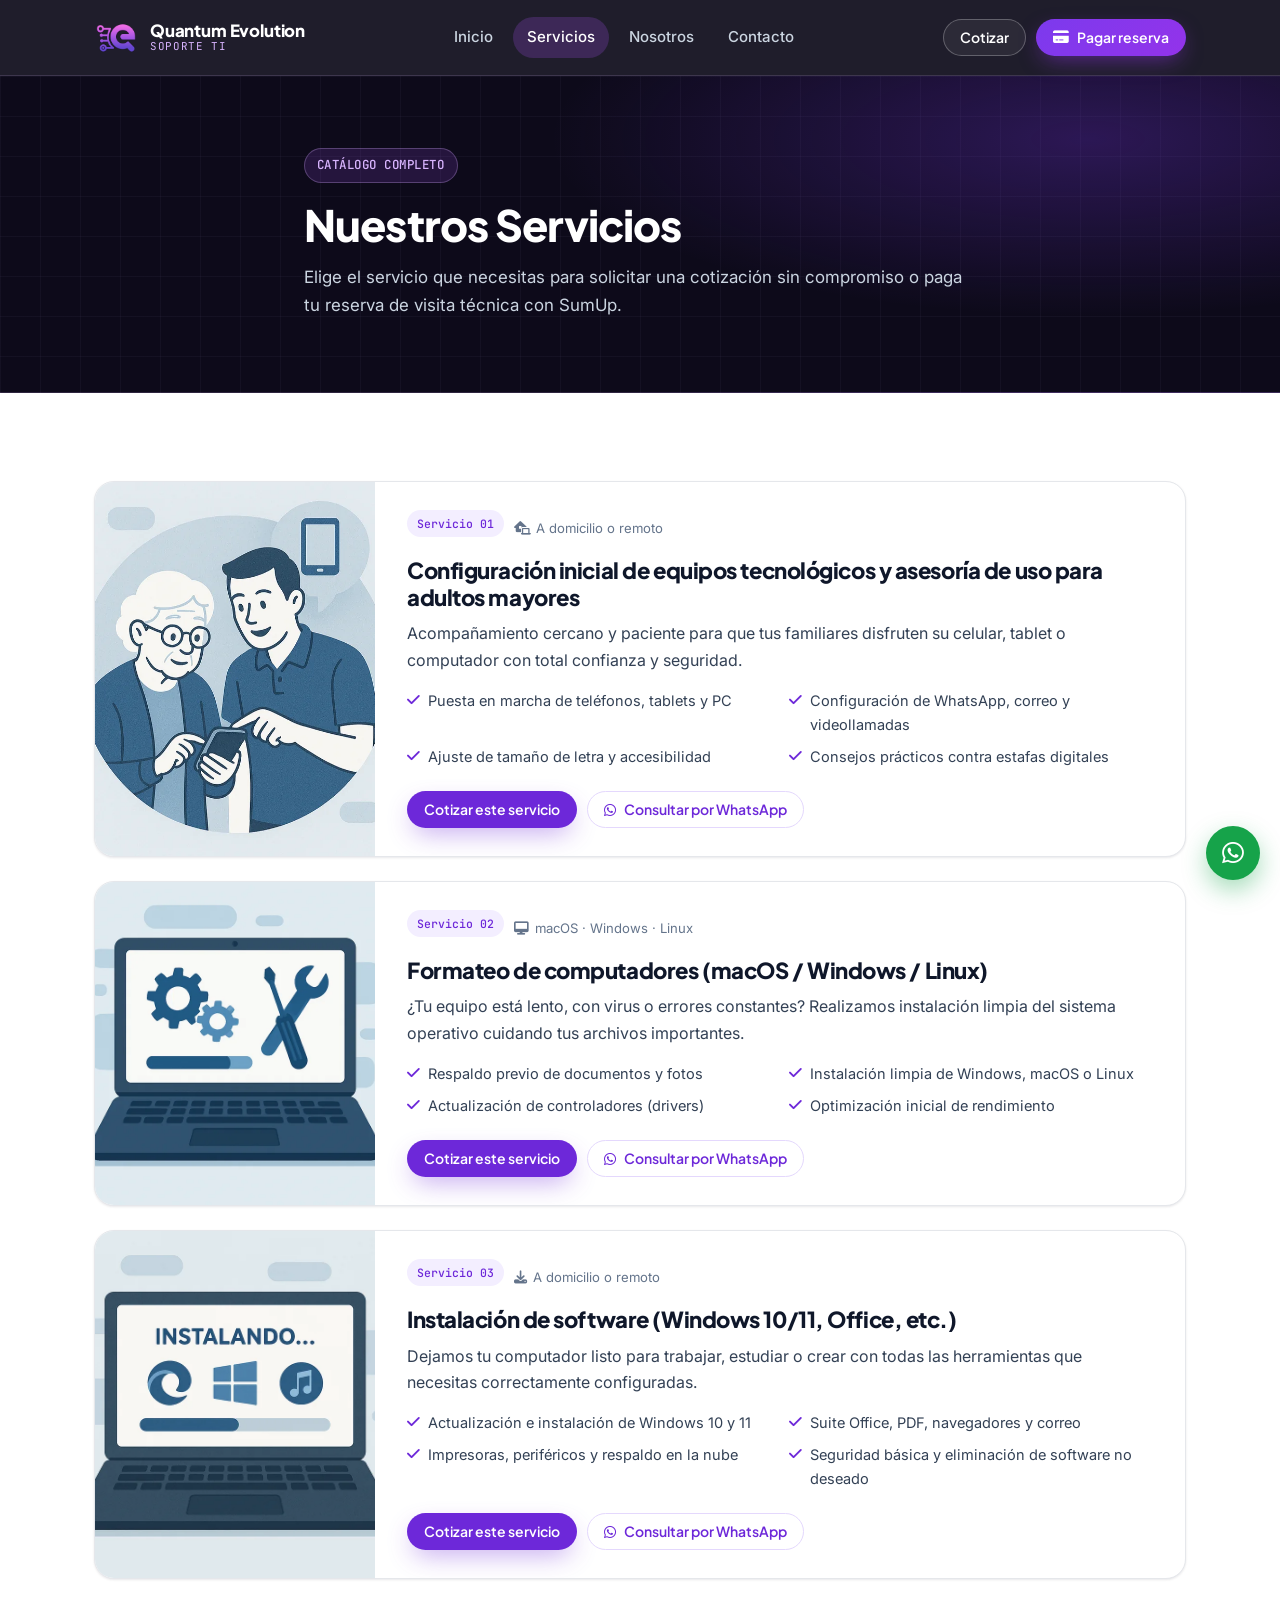
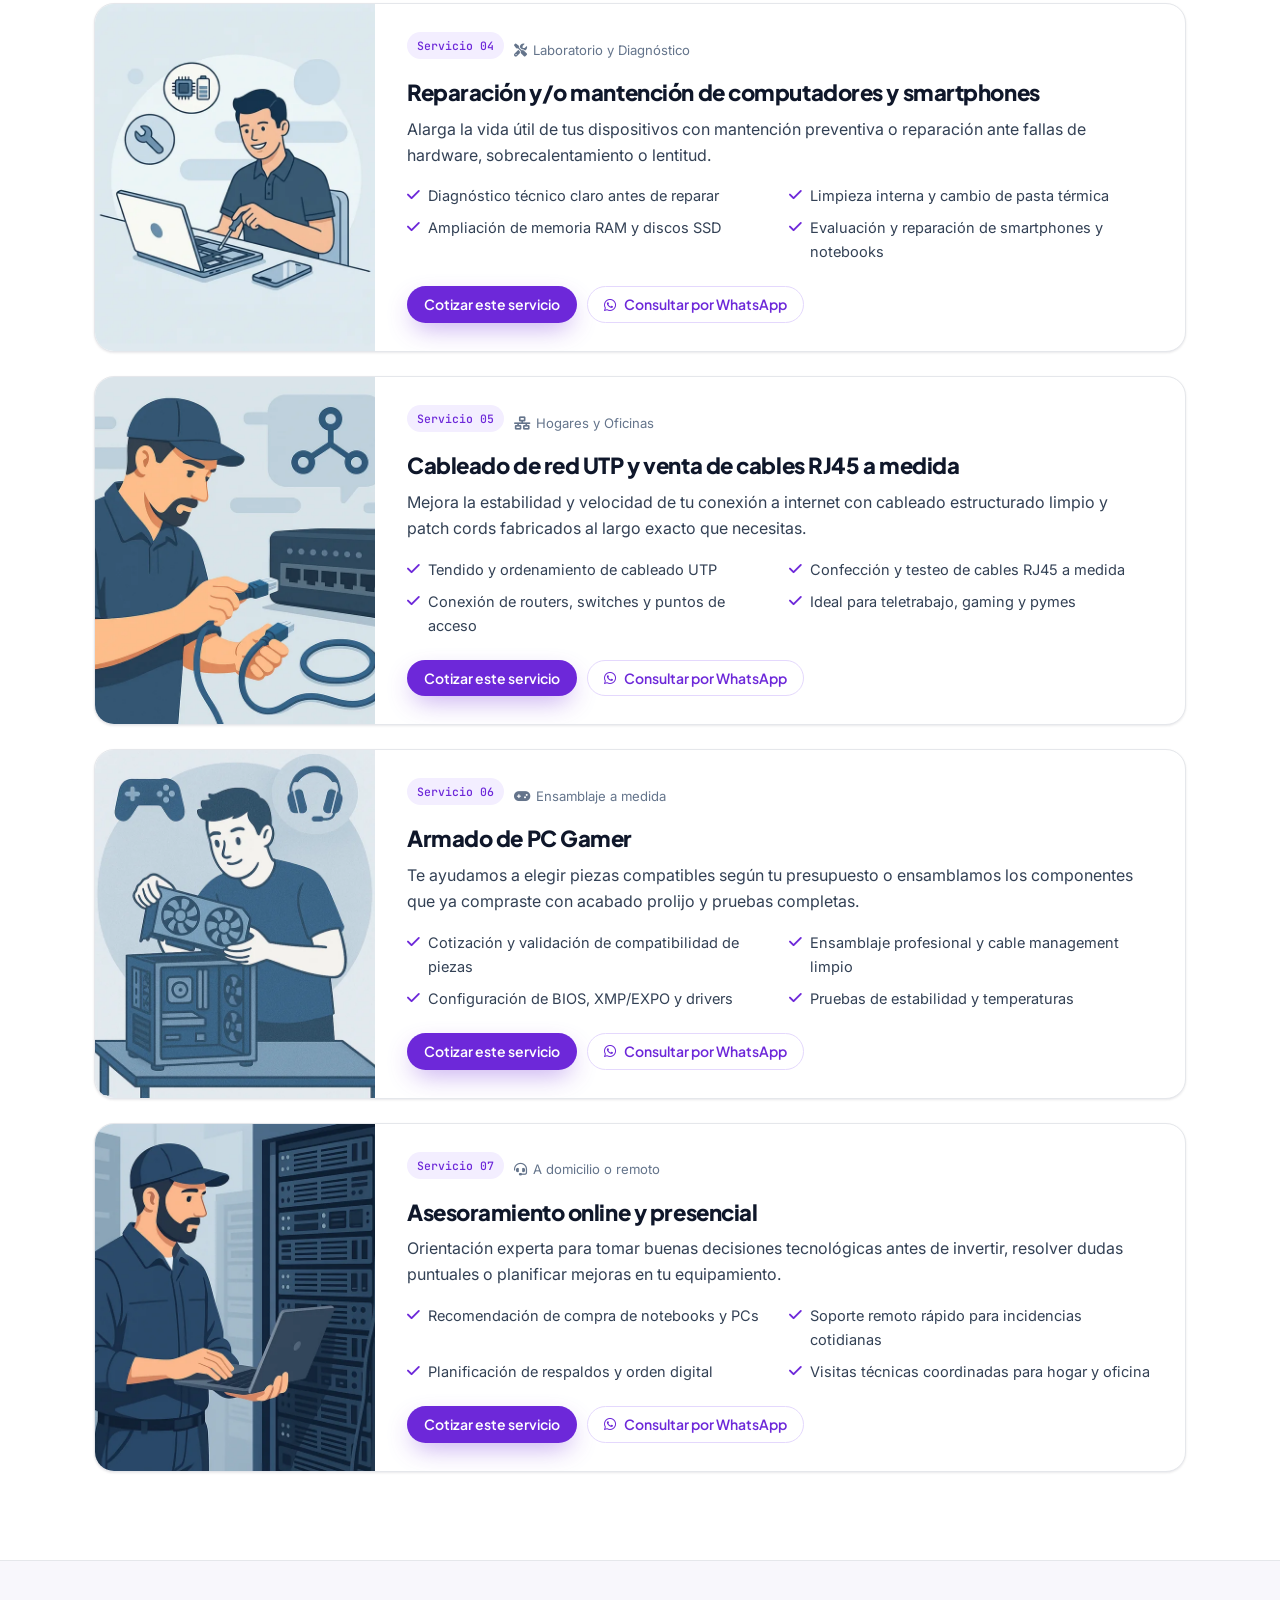
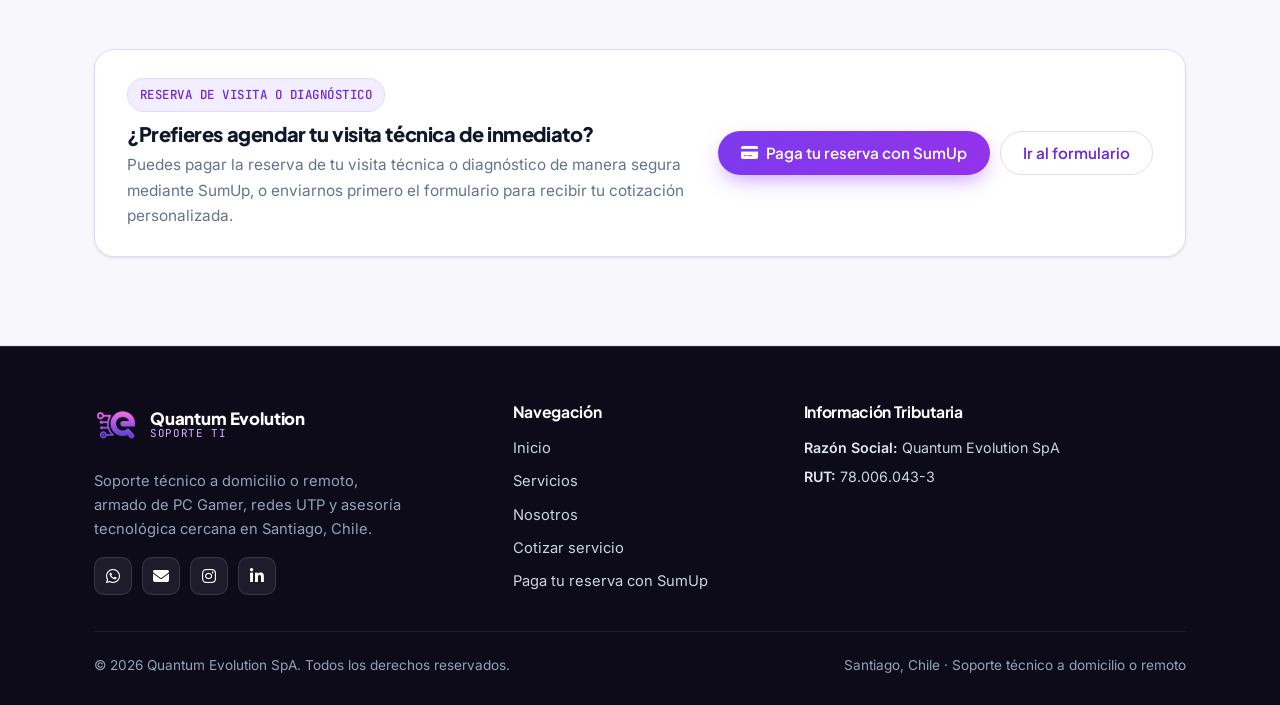
<file: servicios.html>
<!DOCTYPE html>
<html lang="es">
<head>
  <meta charset="UTF-8">
  <meta name="viewport" content="width=device-width, initial-scale=1.0">
  <title>Servicios | Quantum Evolution SpA</title>
  <meta name="description" content="Conoce los 7 servicios de Quantum Evolution SpA: asesoría para adultos mayores, formateo, software, reparación de PC y smartphones, cableado UTP, armado de PC Gamer y consultoría TI.">
  <link rel="canonical" href="https://quantumevo.net/servicios.html">
  <meta property="og:type" content="website">
  <meta property="og:site_name" content="Quantum Evolution SpA">
  <meta property="og:title" content="Servicios Tecnológicos | Quantum Evolution SpA">
  <meta property="og:description" content="Soporte técnico a domicilio o remoto en Santiago, Chile. Cotiza tu servicio o paga tu reserva con SumUp.">
  <meta property="og:url" content="https://quantumevo.net/servicios.html">
  <meta property="og:image" content="https://quantumevo.net/assets/img/logo.png">
  <link rel="icon" href="assets/img/logo.png" type="image/png">
  <link rel="preconnect" href="https://fonts.googleapis.com">
  <link rel="preconnect" href="https://fonts.gstatic.com" crossorigin>
  <link rel="stylesheet" href="https://fonts.googleapis.com/css2?family=Inter:wght@400;500;600&family=JetBrains+Mono:wght@500;700&family=Plus+Jakarta+Sans:wght@600;700;800&display=swap">
  <link rel="stylesheet" href="https://cdnjs.cloudflare.com/ajax/libs/font-awesome/6.5.0/css/all.min.css">
  <link rel="stylesheet" href="styles.css">
</head>
<body>
  <a class="skip-link" href="#contenido">Saltar al contenido principal</a>

  <header class="site-header">
    <div class="container header-inner">
      <a href="index.html" class="brand-link" aria-label="Quantum Evolution SpA - Inicio">
        <img src="assets/img/logo.png" alt="Logo Quantum Evolution SpA" class="brand-logo" width="44" height="44">
        <span class="brand-text">
          <span class="brand-name">Quantum Evolution</span>
          <span class="brand-sub">Soporte TI</span>
        </span>
      </a>

      <nav class="main-nav" id="main-nav" aria-label="Navegación principal">
        <ul>
          <li><a href="index.html">Inicio</a></li>
          <li><a href="servicios.html" class="active" aria-current="page">Servicios</a></li>
          <li><a href="nosotros.html">Nosotros</a></li>
          <li><a href="contacto.html">Contacto</a></li>
        </ul>
        <div class="nav-mobile-actions">
          <a href="contacto.html#cotizar" class="btn btn--outline-dark">
            <i class="fas fa-file-signature" aria-hidden="true"></i> Solicitar cotización
          </a>
          <a href="https://pay.sumup.com/b2c/QP0XE4X3" class="btn btn--sumup" target="_blank" rel="noopener noreferrer">
            <i class="fas fa-credit-card" aria-hidden="true"></i> Paga tu reserva con SumUp
          </a>
        </div>
      </nav>

      <div class="header-actions">
        <a href="contacto.html#cotizar" class="btn btn--outline-dark btn--sm btn--cotizar-desktop">Cotizar</a>
        <a href="https://pay.sumup.com/b2c/QP0XE4X3" class="btn btn--sumup btn--sm" target="_blank" rel="noopener noreferrer" title="Paga tu reserva de visita técnica o diagnóstico con SumUp">
          <i class="fas fa-credit-card" aria-hidden="true"></i> Pagar reserva
        </a>
        <button class="menu-toggle" type="button" aria-label="Abrir menú" aria-expanded="false" aria-controls="main-nav">
          <i class="fas fa-bars" aria-hidden="true"></i>
        </button>
      </div>
    </div>
  </header>

  <main id="contenido">
    <section class="page-hero">
      <div class="container page-hero-inner">
        <span class="eyebrow eyebrow--dark">Catálogo completo</span>
        <h1>Nuestros Servicios</h1>
        <p>Elige el servicio que necesitas para solicitar una cotización sin compromiso o paga tu reserva de visita técnica con SumUp.</p>
      </div>
    </section>

    <section class="section">
      <div class="container">
        <div class="services-detailed">

          <!-- Servicio 1 -->
          <article class="service-detail-card" id="adulto-mayor">
            <div class="service-detail-media">
              <img src="assets/img/servicio-adulto-mayor.webp" alt="Configuración inicial y asesoría para adultos mayores" width="720" height="720">
            </div>
            <div class="service-detail-body">
              <div class="service-detail-meta">
                <span class="service-tag">Servicio 01</span>
                <span class="service-modality"><i class="fas fa-house-laptop" aria-hidden="true"></i> A domicilio o remoto</span>
              </div>
              <h2>Configuración inicial de equipos tecnológicos y asesoría de uso para adultos mayores</h2>
              <p>Acompañamiento cercano y paciente para que tus familiares disfruten su celular, tablet o computador con total confianza y seguridad.</p>
              <ul class="service-bullets">
                <li><i class="fas fa-check" aria-hidden="true"></i> Puesta en marcha de teléfonos, tablets y PC</li>
                <li><i class="fas fa-check" aria-hidden="true"></i> Configuración de WhatsApp, correo y videollamadas</li>
                <li><i class="fas fa-check" aria-hidden="true"></i> Ajuste de tamaño de letra y accesibilidad</li>
                <li><i class="fas fa-check" aria-hidden="true"></i> Consejos prácticos contra estafas digitales</li>
              </ul>
              <div class="service-detail-actions">
                <a href="contacto.html?servicio=Asesoria+adulto+mayor#cotizar" class="btn btn--primary btn--sm">Cotizar este servicio</a>
                <a href="https://wa.me/56228121175?text=Hola%2C%20quisiera%20cotizar%20el%20servicio%20de%20configuraci%C3%B3n%20y%20asesor%C3%ADa%20para%20adultos%20mayores." class="btn btn--outline-light btn--sm" target="_blank" rel="noopener noreferrer">
                  <i class="fab fa-whatsapp" aria-hidden="true"></i> Consultar por WhatsApp
                </a>
              </div>
            </div>
          </article>

          <!-- Servicio 2 -->
          <article class="service-detail-card" id="formateo">
            <div class="service-detail-media">
              <img src="assets/img/servicio-formateo.webp" alt="Formateo de computadores macOS, Windows y Linux" width="720" height="720" loading="lazy">
            </div>
            <div class="service-detail-body">
              <div class="service-detail-meta">
                <span class="service-tag">Servicio 02</span>
                <span class="service-modality"><i class="fas fa-desktop" aria-hidden="true"></i> macOS · Windows · Linux</span>
              </div>
              <h2>Formateo de computadores (macOS / Windows / Linux)</h2>
              <p>¿Tu equipo está lento, con virus o errores constantes? Realizamos instalación limpia del sistema operativo cuidando tus archivos importantes.</p>
              <ul class="service-bullets">
                <li><i class="fas fa-check" aria-hidden="true"></i> Respaldo previo de documentos y fotos</li>
                <li><i class="fas fa-check" aria-hidden="true"></i> Instalación limpia de Windows, macOS o Linux</li>
                <li><i class="fas fa-check" aria-hidden="true"></i> Actualización de controladores (drivers)</li>
                <li><i class="fas fa-check" aria-hidden="true"></i> Optimización inicial de rendimiento</li>
              </ul>
              <div class="service-detail-actions">
                <a href="contacto.html?servicio=Formateo+de+computadores#cotizar" class="btn btn--primary btn--sm">Cotizar este servicio</a>
                <a href="https://wa.me/56228121175?text=Hola%2C%20quisiera%20cotizar%20el%20formateo%20de%20un%20computador." class="btn btn--outline-light btn--sm" target="_blank" rel="noopener noreferrer">
                  <i class="fab fa-whatsapp" aria-hidden="true"></i> Consultar por WhatsApp
                </a>
              </div>
            </div>
          </article>

          <!-- Servicio 3 -->
          <article class="service-detail-card" id="software">
            <div class="service-detail-media">
              <img src="assets/img/servicio-software.webp" alt="Instalación de Windows 10/11, Office y programas" width="720" height="720" loading="lazy">
            </div>
            <div class="service-detail-body">
              <div class="service-detail-meta">
                <span class="service-tag">Servicio 03</span>
                <span class="service-modality"><i class="fas fa-download" aria-hidden="true"></i> A domicilio o remoto</span>
              </div>
              <h2>Instalación de software (Windows 10/11, Office, etc.)</h2>
              <p>Dejamos tu computador listo para trabajar, estudiar o crear con todas las herramientas que necesitas correctamente configuradas.</p>
              <ul class="service-bullets">
                <li><i class="fas fa-check" aria-hidden="true"></i> Actualización e instalación de Windows 10 y 11</li>
                <li><i class="fas fa-check" aria-hidden="true"></i> Suite Office, PDF, navegadores y correo</li>
                <li><i class="fas fa-check" aria-hidden="true"></i> Impresoras, periféricos y respaldo en la nube</li>
                <li><i class="fas fa-check" aria-hidden="true"></i> Seguridad básica y eliminación de software no deseado</li>
              </ul>
              <div class="service-detail-actions">
                <a href="contacto.html?servicio=Instalacion+de+software#cotizar" class="btn btn--primary btn--sm">Cotizar este servicio</a>
                <a href="https://wa.me/56228121175?text=Hola%2C%20quisiera%20cotizar%20instalaci%C3%B3n%20de%20software." class="btn btn--outline-light btn--sm" target="_blank" rel="noopener noreferrer">
                  <i class="fab fa-whatsapp" aria-hidden="true"></i> Consultar por WhatsApp
                </a>
              </div>
            </div>
          </article>

          <!-- Servicio 4 -->
          <article class="service-detail-card" id="reparacion">
            <div class="service-detail-media">
              <img src="assets/img/servicio-reparacion.webp" alt="Reparación y mantención de computadores y smartphones" width="720" height="720" loading="lazy">
            </div>
            <div class="service-detail-body">
              <div class="service-detail-meta">
                <span class="service-tag">Servicio 04</span>
                <span class="service-modality"><i class="fas fa-screwdriver-wrench" aria-hidden="true"></i> Laboratorio y Diagnóstico</span>
              </div>
              <h2>Reparación y/o mantención de computadores y smartphones</h2>
              <p>Alarga la vida útil de tus dispositivos con mantención preventiva o reparación ante fallas de hardware, sobrecalentamiento o lentitud.</p>
              <ul class="service-bullets">
                <li><i class="fas fa-check" aria-hidden="true"></i> Diagnóstico técnico claro antes de reparar</li>
                <li><i class="fas fa-check" aria-hidden="true"></i> Limpieza interna y cambio de pasta térmica</li>
                <li><i class="fas fa-check" aria-hidden="true"></i> Ampliación de memoria RAM y discos SSD</li>
                <li><i class="fas fa-check" aria-hidden="true"></i> Evaluación y reparación de smartphones y notebooks</li>
              </ul>
              <div class="service-detail-actions">
                <a href="contacto.html?servicio=Reparacion+y+mantencion#cotizar" class="btn btn--primary btn--sm">Cotizar este servicio</a>
                <a href="https://wa.me/56228121175?text=Hola%2C%20necesito%20reparaci%C3%B3n%20o%20mantenci%C3%B3n%20para%20mi%20equipo." class="btn btn--outline-light btn--sm" target="_blank" rel="noopener noreferrer">
                  <i class="fab fa-whatsapp" aria-hidden="true"></i> Consultar por WhatsApp
                </a>
              </div>
            </div>
          </article>

          <!-- Servicio 5 -->
          <article class="service-detail-card" id="redes">
            <div class="service-detail-media">
              <img src="assets/img/servicio-redes.webp" alt="Cableado de red UTP y venta de cables RJ45 a medida" width="720" height="720" loading="lazy">
            </div>
            <div class="service-detail-body">
              <div class="service-detail-meta">
                <span class="service-tag">Servicio 05</span>
                <span class="service-modality"><i class="fas fa-network-wired" aria-hidden="true"></i> Hogares y Oficinas</span>
              </div>
              <h2>Cableado de red UTP y venta de cables RJ45 a medida</h2>
              <p>Mejora la estabilidad y velocidad de tu conexión a internet con cableado estructurado limpio y patch cords fabricados al largo exacto que necesitas.</p>
              <ul class="service-bullets">
                <li><i class="fas fa-check" aria-hidden="true"></i> Tendido y ordenamiento de cableado UTP</li>
                <li><i class="fas fa-check" aria-hidden="true"></i> Confección y testeo de cables RJ45 a medida</li>
                <li><i class="fas fa-check" aria-hidden="true"></i> Conexión de routers, switches y puntos de acceso</li>
                <li><i class="fas fa-check" aria-hidden="true"></i> Ideal para teletrabajo, gaming y pymes</li>
              </ul>
              <div class="service-detail-actions">
                <a href="contacto.html?servicio=Cableado+de+red+UTP#cotizar" class="btn btn--primary btn--sm">Cotizar este servicio</a>
                <a href="https://wa.me/56228121175?text=Hola%2C%20quisiera%20cotizar%20cableado%20UTP%20o%20cables%20RJ45%20a%20medida." class="btn btn--outline-light btn--sm" target="_blank" rel="noopener noreferrer">
                  <i class="fab fa-whatsapp" aria-hidden="true"></i> Consultar por WhatsApp
                </a>
              </div>
            </div>
          </article>

          <!-- Servicio 6 -->
          <article class="service-detail-card" id="pc-gamer">
            <div class="service-detail-media">
              <img src="assets/img/servicio-pc-gamer.webp" alt="Armado de PC Gamer a medida" width="720" height="720" loading="lazy">
            </div>
            <div class="service-detail-body">
              <div class="service-detail-meta">
                <span class="service-tag">Servicio 06</span>
                <span class="service-modality"><i class="fas fa-gamepad" aria-hidden="true"></i> Ensamblaje a medida</span>
              </div>
              <h2>Armado de PC Gamer</h2>
              <p>Te ayudamos a elegir piezas compatibles según tu presupuesto o ensamblamos los componentes que ya compraste con acabado prolijo y pruebas completas.</p>
              <ul class="service-bullets">
                <li><i class="fas fa-check" aria-hidden="true"></i> Cotización y validación de compatibilidad de piezas</li>
                <li><i class="fas fa-check" aria-hidden="true"></i> Ensamblaje profesional y cable management limpio</li>
                <li><i class="fas fa-check" aria-hidden="true"></i> Configuración de BIOS, XMP/EXPO y drivers</li>
                <li><i class="fas fa-check" aria-hidden="true"></i> Pruebas de estabilidad y temperaturas</li>
              </ul>
              <div class="service-detail-actions">
                <a href="contacto.html?servicio=Armado+de+PC+Gamer#cotizar" class="btn btn--primary btn--sm">Cotizar este servicio</a>
                <a href="https://wa.me/56228121175?text=Hola%2C%20quisiera%20cotizar%20el%20armado%20de%20un%20PC%20Gamer." class="btn btn--outline-light btn--sm" target="_blank" rel="noopener noreferrer">
                  <i class="fab fa-whatsapp" aria-hidden="true"></i> Consultar por WhatsApp
                </a>
              </div>
            </div>
          </article>

          <!-- Servicio 7 -->
          <article class="service-detail-card" id="asesoria">
            <div class="service-detail-media">
              <img src="assets/img/servicio-asesoria.webp" alt="Asesoramiento tecnológico online y presencial" width="720" height="720" loading="lazy">
            </div>
            <div class="service-detail-body">
              <div class="service-detail-meta">
                <span class="service-tag">Servicio 07</span>
                <span class="service-modality"><i class="fas fa-headset" aria-hidden="true"></i> A domicilio o remoto</span>
              </div>
              <h2>Asesoramiento online y presencial</h2>
              <p>Orientación experta para tomar buenas decisiones tecnológicas antes de invertir, resolver dudas puntuales o planificar mejoras en tu equipamiento.</p>
              <ul class="service-bullets">
                <li><i class="fas fa-check" aria-hidden="true"></i> Recomendación de compra de notebooks y PCs</li>
                <li><i class="fas fa-check" aria-hidden="true"></i> Soporte remoto rápido para incidencias cotidianas</li>
                <li><i class="fas fa-check" aria-hidden="true"></i> Planificación de respaldos y orden digital</li>
                <li><i class="fas fa-check" aria-hidden="true"></i> Visitas técnicas coordinadas para hogar y oficina</li>
              </ul>
              <div class="service-detail-actions">
                <a href="contacto.html?servicio=Asesoramiento+online+y+presencial#cotizar" class="btn btn--primary btn--sm">Cotizar este servicio</a>
                <a href="https://wa.me/56228121175?text=Hola%2C%20quisiera%20coordinar%20un%20asesoramiento%20t%C3%A9cnico." class="btn btn--outline-light btn--sm" target="_blank" rel="noopener noreferrer">
                  <i class="fab fa-whatsapp" aria-hidden="true"></i> Consultar por WhatsApp
                </a>
              </div>
            </div>
          </article>

        </div>
      </div>
    </section>

    <section class="section section--subtle">
      <div class="container">
        <div class="sumup-banner">
          <div class="sumup-banner-info">
            <span class="eyebrow eyebrow--light" style="margin-bottom: 10px;">Reserva de visita o diagnóstico</span>
            <h3>¿Prefieres agendar tu visita técnica de inmediato?</h3>
            <p>Puedes pagar la reserva de tu visita técnica o diagnóstico de manera segura mediante SumUp, o enviarnos primero el formulario para recibir tu cotización personalizada.</p>
          </div>
          <div class="sumup-banner-actions">
            <a href="https://pay.sumup.com/b2c/QP0XE4X3" class="btn btn--sumup" target="_blank" rel="noopener noreferrer">
              <i class="fas fa-credit-card" aria-hidden="true"></i> Paga tu reserva con SumUp
            </a>
            <a href="contacto.html#cotizar" class="btn btn--outline-light">Ir al formulario</a>
          </div>
        </div>
      </div>
    </section>
  </main>

  <footer class="site-footer">
    <div class="container">
      <div class="footer-grid">
        <div class="footer-brand">
          <a href="index.html" class="brand-link">
            <img src="assets/img/logo.png" alt="Logo Quantum Evolution SpA" class="brand-logo" width="44" height="44">
            <span class="brand-text">
              <span class="brand-name">Quantum Evolution</span>
              <span class="brand-sub">Soporte TI</span>
            </span>
          </a>
          <p>Soporte técnico a domicilio o remoto, armado de PC Gamer, redes UTP y asesoría tecnológica cercana en Santiago, Chile.</p>
          <div class="social-icons">
            <a href="https://wa.me/56228121175" target="_blank" rel="noopener noreferrer" aria-label="WhatsApp"><i class="fab fa-whatsapp" aria-hidden="true"></i></a>
            <a href="mailto:info@quantumevo.net" aria-label="Correo electrónico"><i class="fas fa-envelope" aria-hidden="true"></i></a>
            <a href="https://www.instagram.com/quantum.evo" target="_blank" rel="noopener noreferrer" aria-label="Instagram"><i class="fab fa-instagram" aria-hidden="true"></i></a>
            <a href="https://www.linkedin.com/company/quantum-evolution-spa" target="_blank" rel="noopener noreferrer" aria-label="LinkedIn"><i class="fab fa-linkedin-in" aria-hidden="true"></i></a>
          </div>
        </div>

        <div class="footer-col">
          <h4>Navegación</h4>
          <ul class="footer-links">
            <li><a href="index.html">Inicio</a></li>
            <li><a href="servicios.html">Servicios</a></li>
            <li><a href="nosotros.html">Nosotros</a></li>
            <li><a href="contacto.html#cotizar">Cotizar servicio</a></li>
            <li><a href="https://pay.sumup.com/b2c/QP0XE4X3" target="_blank" rel="noopener noreferrer">Paga tu reserva con SumUp</a></li>
          </ul>
        </div>

        <div class="footer-col">
          <h4>Información Tributaria</h4>
          <ul class="tax-list">
            <li><strong>Razón Social:</strong> Quantum Evolution SpA</li>
            <li><strong>RUT:</strong> 78.006.043-3</li>
          </ul>
        </div>
      </div>

      <div class="footer-bottom">
        <span>&copy; 2026 Quantum Evolution SpA. Todos los derechos reservados.</span>
        <span>Santiago, Chile · Soporte técnico a domicilio o remoto</span>
      </div>
    </div>
  </footer>

  <a href="https://wa.me/56228121175?text=Hola%20Quantum%20Evolution%2C%20quisiera%20hacer%20una%20consulta%20sobre%20sus%20servicios." class="whatsapp-float" target="_blank" rel="noopener noreferrer" aria-label="Escribir por WhatsApp a Quantum Evolution SpA">
    <i class="fab fa-whatsapp" aria-hidden="true"></i>
  </a>

  <script src="script.js"></script>
</body>
</html>
</file>
<file: styles.css>
/* ==========================================================================
   Quantum Evolution SpA — Design System & Styles (2026)
   Hybrid Theme: Dark Tech Obsidian Hero/Nav + Crisp Light Content Surfaces
   ========================================================================== */

:root {
  /* Brand Palette */
  --brand-primary: #6d28d9;
  --brand-primary-hover: #5b21b6;
  --brand-primary-deep: #4c1d95;
  --brand-accent: #a855f7;
  --brand-accent-light: #d8b4fe;
  --brand-soft: #f3eeff;
  --brand-soft-border: #e4d8fd;

  /* Dark Tech Surfaces (Header, Hero, Footer) */
  --dark-bg: #0d0a1a;
  --dark-surface: #16112b;
  --dark-surface-2: #1f183d;
  --dark-border: rgba(216, 180, 254, 0.16);
  --dark-text: #f8fafc;
  --dark-muted: #cbd5e1;

  /* Light Content Surfaces */
  --light-bg: #ffffff;
  --light-subtle: #f8f7fc;
  --light-border: #e5e7eb;
  --ink-primary: #0f172a;
  --ink-secondary: #334155;
  --ink-muted: #64748b;

  /* Semantic */
  --whatsapp: #16a34a;
  --whatsapp-hover: #15803d;
  --success-bg: #ecfdf5;
  --success-text: #065f46;
  --success-border: #a7f3d0;
  --warn-bg: #fffbeb;
  --warn-text: #92400e;
  --warn-border: #fde68a;

  /* Typography */
  --font-display: 'Plus Jakarta Sans', system-ui, -apple-system, BlinkMacSystemFont, 'Segoe UI', sans-serif;
  --font-body: 'Inter', system-ui, -apple-system, BlinkMacSystemFont, 'Segoe UI', sans-serif;
  --font-mono: 'JetBrains Mono', ui-monospace, SFMono-Regular, Menlo, Consolas, monospace;

  /* Layout & Radius */
  --container-max: 1140px;
  --header-height: 76px;
  --radius-sm: 8px;
  --radius-md: 14px;
  --radius-lg: 20px;
  --radius-pill: 999px;

  /* Shadows */
  --shadow-sm: 0 1px 3px rgba(15, 23, 42, 0.06), 0 1px 2px rgba(15, 23, 42, 0.04);
  --shadow-md: 0 10px 28px -8px rgba(15, 23, 42, 0.10), 0 4px 10px -4px rgba(15, 23, 42, 0.05);
  --shadow-lg: 0 20px 44px -12px rgba(13, 10, 26, 0.20);
  --shadow-brand: 0 10px 26px -6px rgba(109, 40, 217, 0.42);
}

/* ==========================================================================
   Reset & Base
   ========================================================================== */
*,
*::before,
*::after {
  box-sizing: border-box;
  margin: 0;
  padding: 0;
}

html {
  scroll-behavior: smooth;
  scroll-padding-top: calc(var(--header-height) + 20px);
  -webkit-text-size-adjust: 100%;
}

body {
  font-family: var(--font-body);
  font-size: 16px;
  line-height: 1.65;
  color: var(--ink-secondary);
  background-color: var(--light-bg);
  overflow-x: clip;
  -webkit-font-smoothing: antialiased;
}

img {
  max-width: 100%;
  height: auto;
  display: block;
}

a {
  color: inherit;
  text-decoration: none;
}

button,
input,
select,
textarea {
  font: inherit;
  color: inherit;
}

:focus-visible {
  outline: 3px solid var(--brand-accent);
  outline-offset: 2px;
}

.skip-link {
  position: absolute;
  top: -100px;
  left: 16px;
  background: var(--brand-primary);
  color: #fff;
  padding: 10px 16px;
  border-radius: var(--radius-sm);
  font-weight: 600;
  z-index: 2000;
  transition: top 0.2s ease;
}

.skip-link:focus {
  top: 12px;
}

.container {
  width: 100%;
  max-width: var(--container-max);
  margin: 0 auto;
  padding: 0 24px;
}

/* ==========================================================================
   Typography Utilities
   ========================================================================== */
h1, h2, h3, h4 {
  font-family: var(--font-display);
  color: var(--ink-primary);
  line-height: 1.2;
  letter-spacing: -0.02em;
}

.eyebrow {
  display: inline-flex;
  align-items: center;
  gap: 8px;
  font-family: var(--font-mono);
  font-size: 0.78rem;
  font-weight: 500;
  letter-spacing: 0.04em;
  text-transform: uppercase;
  padding: 6px 12px;
  border-radius: var(--radius-pill);
  margin-bottom: 16px;
}

.eyebrow--dark {
  background: rgba(168, 85, 247, 0.16);
  border: 1px solid rgba(216, 180, 254, 0.28);
  color: var(--brand-accent-light);
}

.eyebrow--light {
  background: var(--brand-soft);
  border: 1px solid var(--brand-soft-border);
  color: var(--brand-primary);
}

.section-header {
  max-width: 680px;
  margin: 0 auto 48px;
  text-align: center;
}

.section-header h2 {
  font-size: clamp(1.75rem, 3.2vw, 2.35rem);
  font-weight: 800;
  margin-bottom: 14px;
}

.section-header p {
  font-size: 1.05rem;
  color: var(--ink-muted);
}

/* ==========================================================================
   Buttons
   ========================================================================== */
.btn {
  display: inline-flex;
  align-items: center;
  justify-content: center;
  gap: 8px;
  padding: 12px 22px;
  border-radius: var(--radius-pill);
  font-family: var(--font-display);
  font-weight: 600;
  font-size: 0.95rem;
  line-height: 1.2;
  border: 1.5px solid transparent;
  cursor: pointer;
  transition: transform 0.18s ease, background-color 0.2s ease, border-color 0.2s ease, box-shadow 0.2s ease, color 0.2s ease;
  white-space: nowrap;
}

.btn:hover {
  transform: translateY(-1px);
}

.btn:active {
  transform: translateY(0);
}

.btn--primary {
  background: var(--brand-primary);
  color: #ffffff;
  box-shadow: var(--shadow-brand);
}

.btn--primary:hover {
  background: var(--brand-primary-hover);
  color: #ffffff;
}

.btn--sumup {
  background: linear-gradient(135deg, #7c3aed 0%, #9333ea 100%);
  color: #ffffff;
  box-shadow: 0 8px 22px -6px rgba(147, 51, 234, 0.55);
}

.btn--sumup:hover {
  background: linear-gradient(135deg, #6d28d9 0%, #7e22ce 100%);
  color: #ffffff;
}

.btn--outline-dark {
  background: rgba(255, 255, 255, 0.06);
  color: #ffffff;
  border-color: rgba(255, 255, 255, 0.26);
}

.btn--outline-dark:hover {
  background: rgba(255, 255, 255, 0.14);
  border-color: rgba(255, 255, 255, 0.45);
}

.btn--outline-light {
  background: #ffffff;
  color: var(--brand-primary);
  border-color: var(--brand-soft-border);
}

.btn--outline-light:hover {
  background: var(--brand-soft);
  border-color: var(--brand-primary);
}

.btn--whatsapp {
  background: var(--whatsapp);
  color: #ffffff;
}

.btn--whatsapp:hover {
  background: var(--whatsapp-hover);
  color: #ffffff;
}

.btn--sm {
  padding: 9px 16px;
  font-size: 0.875rem;
}

.btn--lg {
  padding: 14px 26px;
  font-size: 1rem;
}

/* ==========================================================================
   Header & Navigation
   ========================================================================== */
.site-header {
  position: sticky;
  top: 0;
  z-index: 1000;
  height: var(--header-height);
  background: rgba(13, 10, 26, 0.92);
  backdrop-filter: blur(12px);
  -webkit-backdrop-filter: blur(12px);
  border-bottom: 1px solid var(--dark-border);
}

.header-inner {
  height: 100%;
  display: flex;
  align-items: center;
  justify-content: space-between;
  gap: 20px;
}

.brand-link {
  display: inline-flex;
  align-items: center;
  gap: 12px;
  flex-shrink: 0;
}

.brand-logo {
  width: 44px;
  height: 44px;
  object-fit: contain;
}

.brand-text {
  display: flex;
  flex-direction: column;
  line-height: 1.1;
}

.brand-name {
  font-family: var(--font-display);
  font-weight: 800;
  font-size: 1.05rem;
  color: #ffffff;
  letter-spacing: -0.01em;
}

.brand-sub {
  font-family: var(--font-mono);
  font-size: 0.68rem;
  color: var(--brand-accent-light);
  letter-spacing: 0.06em;
  text-transform: uppercase;
}

.main-nav {
  display: flex;
  align-items: center;
  gap: 8px;
}

.main-nav ul {
  list-style: none;
  display: flex;
  align-items: center;
  gap: 6px;
}

.main-nav a {
  display: inline-block;
  padding: 8px 14px;
  border-radius: var(--radius-pill);
  font-size: 0.94rem;
  font-weight: 500;
  color: var(--dark-muted);
  transition: color 0.2s ease, background-color 0.2s ease;
}

.main-nav a:hover {
  color: #ffffff;
  background: rgba(255, 255, 255, 0.08);
}

.main-nav a.active {
  color: #ffffff;
  background: rgba(168, 85, 247, 0.22);
}

.header-actions {
  display: flex;
  align-items: center;
  gap: 10px;
  flex-shrink: 0;
}

.menu-toggle {
  display: none;
  align-items: center;
  justify-content: center;
  width: 42px;
  height: 42px;
  border-radius: var(--radius-sm);
  background: rgba(255, 255, 255, 0.08);
  border: 1px solid rgba(255, 255, 255, 0.16);
  color: #ffffff;
  font-size: 1.15rem;
  cursor: pointer;
}

.nav-mobile-actions {
  display: none;
}

/* ==========================================================================
   Hero Section (Home)
   ========================================================================== */
.hero {
  position: relative;
  background-color: var(--dark-bg);
  background-image:
    radial-gradient(ellipse 65% 55% at 78% 20%, rgba(124, 58, 237, 0.30), transparent 70%),
    radial-gradient(ellipse 50% 45% at 12% 85%, rgba(168, 85, 247, 0.18), transparent 70%),
    linear-gradient(rgba(216, 180, 254, 0.05) 1px, transparent 1px),
    linear-gradient(90deg, rgba(216, 180, 254, 0.05) 1px, transparent 1px);
  background-size: 100% 100%, 100% 100%, 44px 44px, 44px 44px;
  color: var(--dark-text);
  padding: clamp(56px, 7vw, 96px) 0 clamp(64px, 8vw, 104px);
  border-bottom: 1px solid var(--dark-border);
}

.hero-grid {
  display: grid;
  grid-template-columns: minmax(0, 1.2fr) minmax(0, 0.85fr);
  gap: 48px;
  align-items: center;
}

.hero h1 {
  color: #ffffff;
  font-size: clamp(2rem, 4.1vw, 3.15rem);
  font-weight: 800;
  line-height: 1.12;
  margin-bottom: 20px;
}

.hero h1 .text-gradient {
  background: linear-gradient(120deg, #e9d5ff 0%, #c084fc 52%, #818cf8 100%);
  -webkit-background-clip: text;
  background-clip: text;
  color: transparent;
}

.hero-lead {
  font-size: clamp(1.02rem, 1.4vw, 1.15rem);
  color: var(--dark-muted);
  max-width: 580px;
  margin-bottom: 28px;
}

.hero-cta-group {
  display: flex;
  flex-wrap: wrap;
  gap: 12px;
  margin-bottom: 16px;
}

.hero-note {
  font-size: 0.86rem;
  color: #94a3b8;
  display: flex;
  align-items: center;
  gap: 8px;
}

.hero-note i {
  color: var(--brand-accent-light);
}

.hero-panel {
  background: linear-gradient(160deg, rgba(31, 24, 61, 0.92), rgba(22, 17, 43, 0.94));
  border: 1px solid rgba(216, 180, 254, 0.22);
  border-radius: var(--radius-lg);
  padding: 28px;
  box-shadow: var(--shadow-lg);
}

.hero-panel-header {
  display: flex;
  align-items: center;
  gap: 14px;
  padding-bottom: 20px;
  margin-bottom: 20px;
  border-bottom: 1px solid rgba(255, 255, 255, 0.08);
}

.hero-panel-logo {
  width: 54px;
  height: 54px;
  object-fit: contain;
  padding: 6px;
  background: rgba(255, 255, 255, 0.06);
  border-radius: 14px;
  border: 1px solid rgba(216, 180, 254, 0.22);
}

.hero-panel-title {
  color: #ffffff;
  font-size: 1.05rem;
  font-weight: 700;
}

.hero-panel-sub {
  font-family: var(--font-mono);
  font-size: 0.78rem;
  color: var(--brand-accent-light);
}

.hero-checklist {
  list-style: none;
  display: grid;
  gap: 14px;
  margin-bottom: 22px;
}

.hero-checklist li {
  display: flex;
  align-items: flex-start;
  gap: 12px;
  font-size: 0.93rem;
  color: #e2e8f0;
}

.hero-checklist i {
  color: #c084fc;
  margin-top: 4px;
  flex-shrink: 0;
}

.hero-panel-footer {
  display: flex;
  align-items: center;
  justify-content: space-between;
  gap: 12px;
  padding-top: 16px;
  border-top: 1px solid rgba(255, 255, 255, 0.08);
  font-size: 0.85rem;
  color: #cbd5e1;
}

.hero-panel-footer a {
  color: #86efac;
  font-weight: 600;
  display: inline-flex;
  align-items: center;
  gap: 6px;
}

.hero-panel-footer a:hover {
  text-decoration: underline;
}

/* ==========================================================================
   Internal Page Header (Servicios, Nosotros, Contacto)
   ========================================================================== */
.page-hero {
  background-color: var(--dark-bg);
  background-image:
    radial-gradient(ellipse 60% 80% at 85% 20%, rgba(124, 58, 237, 0.28), transparent 70%),
    linear-gradient(rgba(216, 180, 254, 0.04) 1px, transparent 1px),
    linear-gradient(90deg, rgba(216, 180, 254, 0.04) 1px, transparent 1px);
  background-size: 100% 100%, 40px 40px, 40px 40px;
  color: #ffffff;
  padding: clamp(44px, 6vw, 72px) 0;
  border-bottom: 1px solid var(--dark-border);
}

.page-hero-inner {
  max-width: 720px;
}

.page-hero h1 {
  color: #ffffff;
  font-size: clamp(1.9rem, 3.6vw, 2.7rem);
  font-weight: 800;
  margin-bottom: 14px;
}

.page-hero p {
  font-size: 1.06rem;
  color: var(--dark-muted);
}

/* ==========================================================================
   Content Sections
   ========================================================================== */
.section {
  padding: clamp(56px, 7vw, 88px) 0;
}

.section--subtle {
  background: var(--light-subtle);
  border-top: 1px solid var(--light-border);
  border-bottom: 1px solid var(--light-border);
}

/* ==========================================================================
   Service Cards Grid (Home)
   ========================================================================== */
.services-grid {
  display: grid;
  grid-template-columns: repeat(3, minmax(0, 1fr));
  gap: 24px;
}

.service-card {
  background: #ffffff;
  border: 1px solid var(--light-border);
  border-radius: var(--radius-md);
  overflow: hidden;
  display: flex;
  flex-direction: column;
  box-shadow: var(--shadow-sm);
  transition: transform 0.2s ease, box-shadow 0.2s ease, border-color 0.2s ease;
}

.service-card:hover {
  transform: translateY(-4px);
  box-shadow: var(--shadow-md);
  border-color: var(--brand-soft-border);
}

.service-card-media {
  background: #e3ecf1;
  aspect-ratio: 4 / 3;
  overflow: hidden;
  display: flex;
  align-items: center;
  justify-content: center;
}

.service-card-media img {
  width: 100%;
  height: 100%;
  object-fit: cover;
}

.service-card-body {
  padding: 22px;
  display: flex;
  flex-direction: column;
  flex: 1;
}

.service-tag {
  display: inline-block;
  align-self: flex-start;
  font-family: var(--font-mono);
  font-size: 0.72rem;
  font-weight: 500;
  color: var(--brand-primary);
  background: var(--brand-soft);
  padding: 4px 10px;
  border-radius: var(--radius-pill);
  margin-bottom: 10px;
}

.service-card h3 {
  font-size: 1.1rem;
  font-weight: 700;
  margin-bottom: 8px;
}

.service-card p {
  font-size: 0.93rem;
  color: var(--ink-muted);
  margin-bottom: 18px;
  flex: 1;
}

.service-card-link {
  display: inline-flex;
  align-items: center;
  gap: 6px;
  font-family: var(--font-display);
  font-weight: 700;
  font-size: 0.9rem;
  color: var(--brand-primary);
}

.service-card-link:hover {
  color: var(--brand-primary-deep);
  gap: 9px;
}

.service-card--wide {
  grid-column: 1 / -1;
  flex-direction: row;
  align-items: stretch;
}

.service-card--wide .service-card-media {
  width: 320px;
  flex-shrink: 0;
  aspect-ratio: auto;
}

.service-card--wide .service-card-body {
  justify-content: center;
  padding: 28px 32px;
}

.services-footer-cta {
  text-align: center;
  margin-top: 36px;
}

/* ==========================================================================
   Detailed Services List (servicios.html)
   ========================================================================== */
.services-detailed {
  display: grid;
  gap: 24px;
}

.service-detail-card {
  display: grid;
  grid-template-columns: 280px minmax(0, 1fr);
  background: #ffffff;
  border: 1px solid var(--light-border);
  border-radius: var(--radius-lg);
  overflow: hidden;
  box-shadow: var(--shadow-sm);
  transition: box-shadow 0.2s ease, border-color 0.2s ease;
}

.service-detail-card:hover {
  box-shadow: var(--shadow-md);
  border-color: var(--brand-soft-border);
}

.service-detail-media {
  background: #e3ecf1;
  display: flex;
  align-items: center;
  justify-content: center;
  overflow: hidden;
}

.service-detail-media img {
  width: 100%;
  height: 100%;
  object-fit: cover;
}

.service-detail-body {
  padding: 28px 32px;
  display: flex;
  flex-direction: column;
  justify-content: center;
}

.service-detail-meta {
  display: flex;
  flex-wrap: wrap;
  align-items: center;
  gap: 10px;
  margin-bottom: 10px;
}

.service-modality {
  font-size: 0.82rem;
  color: var(--ink-muted);
  display: inline-flex;
  align-items: center;
  gap: 6px;
}

.service-detail-body h2 {
  font-size: 1.38rem;
  font-weight: 800;
  margin-bottom: 10px;
}

.service-detail-body > p {
  color: var(--ink-secondary);
  margin-bottom: 16px;
}

.service-bullets {
  list-style: none;
  display: grid;
  grid-template-columns: repeat(2, minmax(0, 1fr));
  gap: 8px 18px;
  margin-bottom: 22px;
}

.service-bullets li {
  display: flex;
  align-items: flex-start;
  gap: 8px;
  font-size: 0.91rem;
  color: var(--ink-secondary);
}

.service-bullets i {
  color: var(--brand-primary);
  margin-top: 4px;
  flex-shrink: 0;
}

.service-detail-actions {
  display: flex;
  flex-wrap: wrap;
  gap: 10px;
}

/* ==========================================================================
   Process Steps & SumUp Banner
   ========================================================================== */
.steps-grid {
  display: grid;
  grid-template-columns: repeat(3, minmax(0, 1fr));
  gap: 24px;
  margin-bottom: 40px;
}

.step-card {
  background: #ffffff;
  border: 1px solid var(--light-border);
  border-radius: var(--radius-md);
  padding: 28px 24px;
  box-shadow: var(--shadow-sm);
}

.step-num {
  display: inline-flex;
  align-items: center;
  justify-content: center;
  width: 40px;
  height: 40px;
  border-radius: 12px;
  background: var(--brand-soft);
  color: var(--brand-primary);
  font-family: var(--font-mono);
  font-weight: 700;
  font-size: 0.95rem;
  margin-bottom: 16px;
}

.step-card h3 {
  font-size: 1.08rem;
  font-weight: 700;
  margin-bottom: 8px;
}

.step-card p {
  font-size: 0.93rem;
  color: var(--ink-muted);
}

.sumup-banner {
  background: #ffffff;
  border: 1.5px solid var(--brand-soft-border);
  border-radius: var(--radius-lg);
  padding: 28px 32px;
  display: flex;
  align-items: center;
  justify-content: space-between;
  gap: 28px;
  box-shadow: var(--shadow-sm);
}

.sumup-banner-info {
  max-width: 660px;
}

.sumup-banner-info h3 {
  font-size: 1.25rem;
  font-weight: 800;
  margin-bottom: 6px;
}

.sumup-banner-info p {
  font-size: 0.96rem;
  color: var(--ink-muted);
}

.sumup-banner-actions {
  display: flex;
  flex-wrap: wrap;
  gap: 10px;
  flex-shrink: 0;
}

/* ==========================================================================
   Why Us / Value Pillars
   ========================================================================== */
.pillars-grid {
  display: grid;
  grid-template-columns: repeat(4, minmax(0, 1fr));
  gap: 20px;
}

.pillar-card {
  background: #ffffff;
  border: 1px solid var(--light-border);
  border-radius: var(--radius-md);
  padding: 24px 20px;
}

.pillar-icon {
  width: 44px;
  height: 44px;
  border-radius: 12px;
  background: var(--brand-soft);
  color: var(--brand-primary);
  display: flex;
  align-items: center;
  justify-content: center;
  font-size: 1.15rem;
  margin-bottom: 14px;
}

.pillar-card h3 {
  font-size: 1.02rem;
  font-weight: 700;
  margin-bottom: 6px;
}

.pillar-card p {
  font-size: 0.9rem;
  color: var(--ink-muted);
}

/* ==========================================================================
   CTA Dark Band
   ========================================================================== */
.cta-band {
  background: linear-gradient(135deg, #16102b 0%, #2e1065 55%, #1e1b4b 100%);
  color: #ffffff;
  padding: 56px 0;
}

.cta-band-inner {
  display: flex;
  align-items: center;
  justify-content: space-between;
  gap: 28px;
  flex-wrap: wrap;
}

.cta-band h2 {
  color: #ffffff;
  font-size: clamp(1.55rem, 2.8vw, 2.1rem);
  font-weight: 800;
  margin-bottom: 8px;
}

.cta-band p {
  color: var(--dark-muted);
  max-width: 560px;
}

.cta-band-actions {
  display: flex;
  flex-wrap: wrap;
  gap: 12px;
}

/* ==========================================================================
   About Page (nosotros.html)
   ========================================================================== */
.split-grid {
  display: grid;
  grid-template-columns: repeat(2, minmax(0, 1fr));
  gap: 44px;
  align-items: center;
}

.split-grid--reverse .split-media {
  order: -1;
}

.split-text h2 {
  font-size: clamp(1.5rem, 2.8vw, 2rem);
  font-weight: 800;
  margin-bottom: 16px;
}

.split-text p {
  margin-bottom: 14px;
  color: var(--ink-secondary);
}

.split-text p:last-child {
  margin-bottom: 0;
}

.split-media {
  border-radius: var(--radius-lg);
  overflow: hidden;
  border: 1px solid var(--light-border);
  box-shadow: var(--shadow-md);
}

.split-media img {
  width: 100%;
  aspect-ratio: 16 / 10;
  object-fit: cover;
}

.values-grid {
  display: grid;
  grid-template-columns: repeat(3, minmax(0, 1fr));
  gap: 24px;
}

.value-card {
  background: #ffffff;
  border: 1px solid var(--light-border);
  border-radius: var(--radius-md);
  padding: 28px 24px;
  box-shadow: var(--shadow-sm);
}

.value-card h3 {
  font-size: 1.12rem;
  font-weight: 700;
  margin-bottom: 8px;
}

.value-card p {
  font-size: 0.94rem;
  color: var(--ink-muted);
}

/* ==========================================================================
   Contact & Quote Form (contacto.html)
   ========================================================================== */
.contact-layout {
  display: grid;
  grid-template-columns: minmax(0, 1.35fr) minmax(0, 0.9fr);
  gap: 32px;
  align-items: start;
}

.quote-card,
.info-card {
  background: #ffffff;
  border: 1px solid var(--light-border);
  border-radius: var(--radius-lg);
  padding: 32px;
  box-shadow: var(--shadow-sm);
}

.quote-card h2 {
  font-size: 1.55rem;
  font-weight: 800;
  margin-bottom: 8px;
}

.quote-card-intro {
  color: var(--ink-muted);
  margin-bottom: 24px;
  font-size: 0.96rem;
}

.form-grid {
  display: grid;
  grid-template-columns: repeat(2, minmax(0, 1fr));
  gap: 16px;
}

.form-field {
  display: flex;
  flex-direction: column;
  gap: 6px;
}

.form-field--full {
  grid-column: 1 / -1;
}

.form-field label {
  font-weight: 600;
  font-size: 0.9rem;
  color: var(--ink-primary);
}

.form-field input,
.form-field select,
.form-field textarea {
  width: 100%;
  padding: 12px 14px;
  border: 1.5px solid #cbd5e1;
  border-radius: var(--radius-sm);
  background: #ffffff;
  color: var(--ink-primary);
  font-size: 0.96rem;
  transition: border-color 0.2s ease, box-shadow 0.2s ease;
}

.form-field input:focus,
.form-field select:focus,
.form-field textarea:focus {
  outline: none;
  border-color: var(--brand-primary);
  box-shadow: 0 0 0 3px rgba(109, 40, 217, 0.14);
}

.form-field textarea {
  min-height: 126px;
  resize: vertical;
}

.honeypot {
  position: absolute;
  left: -9999px;
  width: 1px;
  height: 1px;
  opacity: 0;
  pointer-events: none;
}

.form-actions {
  display: flex;
  flex-wrap: wrap;
  gap: 12px;
  margin-top: 22px;
}

.form-status {
  margin-top: 18px;
  padding: 14px 16px;
  border-radius: var(--radius-sm);
  font-size: 0.93rem;
  display: none;
}

.form-status.is-visible {
  display: block;
}

.form-status--success {
  background: var(--success-bg);
  color: var(--success-text);
  border: 1px solid var(--success-border);
}

.form-status--warn {
  background: var(--warn-bg);
  color: var(--warn-text);
  border: 1px solid var(--warn-border);
}

.info-stack {
  display: grid;
  gap: 20px;
}

.info-card h3 {
  font-size: 1.18rem;
  font-weight: 800;
  margin-bottom: 16px;
}

.contact-list {
  list-style: none;
  display: grid;
  gap: 14px;
}

.contact-list li {
  display: flex;
  align-items: flex-start;
  gap: 12px;
  font-size: 0.95rem;
}

.contact-list-icon {
  width: 36px;
  height: 36px;
  border-radius: 10px;
  background: var(--brand-soft);
  color: var(--brand-primary);
  display: flex;
  align-items: center;
  justify-content: center;
  flex-shrink: 0;
}

.contact-list strong {
  display: block;
  font-size: 0.82rem;
  color: var(--ink-muted);
  font-weight: 600;
}

.contact-list a {
  color: var(--ink-primary);
  font-weight: 600;
}

.contact-list a:hover {
  color: var(--brand-primary);
}

.sumup-card {
  background: linear-gradient(155deg, #16102b 0%, #2e1065 100%);
  color: #ffffff;
  border-color: rgba(216, 180, 254, 0.24);
}

.sumup-card h3 {
  color: #ffffff;
  margin-bottom: 10px;
}

.sumup-card p {
  color: var(--dark-muted);
  font-size: 0.93rem;
  margin-bottom: 18px;
}

/* ==========================================================================
   Footer
   ========================================================================== */
.site-footer {
  background: var(--dark-bg);
  color: var(--dark-muted);
  border-top: 1px solid var(--dark-border);
  padding: 56px 0 28px;
}

.footer-grid {
  display: grid;
  grid-template-columns: 1.2fr 0.8fr 1.2fr;
  gap: 36px;
  padding-bottom: 36px;
  border-bottom: 1px solid rgba(255, 255, 255, 0.08);
}

.footer-brand p {
  margin-top: 14px;
  font-size: 0.92rem;
  max-width: 320px;
  color: #94a3b8;
}

.footer-col h4 {
  color: #ffffff;
  font-size: 0.98rem;
  font-weight: 700;
  margin-bottom: 14px;
}

.footer-links {
  list-style: none;
  display: grid;
  gap: 9px;
  font-size: 0.92rem;
}

.footer-links a:hover {
  color: var(--brand-accent-light);
}

.tax-list {
  list-style: none;
  display: grid;
  gap: 6px;
  font-size: 0.89rem;
}

.tax-list strong {
  color: #e2e8f0;
  font-weight: 600;
}

.social-icons {
  display: flex;
  gap: 10px;
  margin-top: 16px;
}

.social-icons a {
  width: 38px;
  height: 38px;
  border-radius: 10px;
  background: rgba(255, 255, 255, 0.07);
  border: 1px solid rgba(255, 255, 255, 0.12);
  color: #ffffff;
  display: inline-flex;
  align-items: center;
  justify-content: center;
  font-size: 1rem;
  transition: background-color 0.2s ease, border-color 0.2s ease, transform 0.2s ease;
}

.social-icons a:hover {
  background: var(--brand-primary);
  border-color: var(--brand-accent);
  transform: translateY(-2px);
}

.footer-bottom {
  padding-top: 22px;
  display: flex;
  flex-wrap: wrap;
  justify-content: space-between;
  align-items: center;
  gap: 12px;
  font-size: 0.85rem;
  color: #94a3b8;
}

/* ==========================================================================
   Floating WhatsApp Button
   ========================================================================== */
.whatsapp-float {
  position: fixed;
  right: 20px;
  bottom: 20px;
  z-index: 950;
  width: 54px;
  height: 54px;
  border-radius: 50%;
  background: var(--whatsapp);
  color: #ffffff;
  display: flex;
  align-items: center;
  justify-content: center;
  font-size: 1.55rem;
  box-shadow: 0 10px 24px rgba(22, 163, 74, 0.38);
  transition: transform 0.2s ease, background-color 0.2s ease;
}

.whatsapp-float:hover {
  background: var(--whatsapp-hover);
  transform: scale(1.06);
}

/* ==========================================================================
   Responsive Breakpoints
   ========================================================================== */
@media (max-width: 992px) {
  .hero-grid {
    grid-template-columns: 1fr;
    gap: 32px;
  }

  .services-grid {
    grid-template-columns: repeat(2, minmax(0, 1fr));
  }

  .service-card--wide {
    flex-direction: column;
  }

  .service-card--wide .service-card-media {
    width: 100%;
    aspect-ratio: 16 / 9;
  }

  .pillars-grid {
    grid-template-columns: repeat(2, minmax(0, 1fr));
  }

  .service-detail-card {
    grid-template-columns: 220px minmax(0, 1fr);
  }

  .contact-layout {
    grid-template-columns: 1fr;
  }

  .footer-grid {
    grid-template-columns: 1fr 1fr;
  }
}

@media (max-width: 820px) {
  .header-actions .btn--cotizar-desktop {
    display: none;
  }

  .menu-toggle {
    display: inline-flex;
  }

  .main-nav {
    position: absolute;
    top: var(--header-height);
    left: 0;
    right: 0;
    background: #120d24;
    border-bottom: 1px solid var(--dark-border);
    flex-direction: column;
    align-items: stretch;
    max-height: 0;
    overflow: hidden;
    padding: 0 24px;
    opacity: 0;
    visibility: hidden;
    transition: max-height 0.28s ease, padding 0.28s ease, opacity 0.2s ease, visibility 0.2s ease;
    box-shadow: 0 16px 32px rgba(0, 0, 0, 0.35);
  }

  .main-nav.open {
    max-height: 440px;
    padding: 18px 24px 24px;
    opacity: 1;
    visibility: visible;
  }

  .main-nav ul {
    flex-direction: column;
    align-items: stretch;
    gap: 6px;
  }

  .main-nav a {
    padding: 12px 14px;
    border-radius: var(--radius-sm);
  }

  .nav-mobile-actions {
    display: grid;
    gap: 10px;
    margin-top: 14px;
    padding-top: 14px;
    border-top: 1px solid rgba(255, 255, 255, 0.1);
  }

  .steps-grid,
  .values-grid,
  .split-grid {
    grid-template-columns: 1fr;
  }

  .split-grid--reverse .split-media {
    order: 0;
  }

  .sumup-banner {
    flex-direction: column;
    align-items: flex-start;
  }

  .service-detail-card {
    grid-template-columns: 1fr;
  }

  .service-detail-media {
    aspect-ratio: 16 / 10;
  }

  .service-bullets {
    grid-template-columns: 1fr;
  }
}

@media (max-width: 600px) {
  .container {
    padding: 0 16px;
  }

  .header-inner {
    gap: 10px;
  }

  .brand-link {
    gap: 8px;
    min-width: 0;
  }

  .brand-logo {
    width: 34px;
    height: 34px;
    flex-shrink: 0;
  }

  .brand-name {
    font-size: 0.88rem;
    white-space: nowrap;
  }

  .brand-sub {
    display: none;
  }

  .header-actions {
    gap: 8px;
  }

  .header-actions .btn--sumup {
    padding: 7px 10px;
    font-size: 0.76rem;
  }

  .header-actions .btn--sumup i {
    display: none;
  }

  .menu-toggle {
    width: 38px;
    height: 38px;
    font-size: 1.05rem;
  }

  .services-grid,
  .pillars-grid,
  .form-grid,
  .footer-grid {
    grid-template-columns: 1fr;
  }

  .quote-card,
  .info-card,
  .hero-panel {
    padding: 22px 18px;
  }

  .service-detail-body {
    padding: 22px 18px;
  }

  .hero-cta-group .btn,
  .form-actions .btn {
    width: 100%;
  }
}

@media (max-width: 350px) {
  .header-actions .btn--sumup {
    display: none;
  }
}

@media (prefers-reduced-motion: reduce) {
  html {
    scroll-behavior: auto;
  }

  *,
  *::before,
  *::after {
    transition-duration: 0.01ms !important;
    animation-duration: 0.01ms !important;
  }
}
</file>
